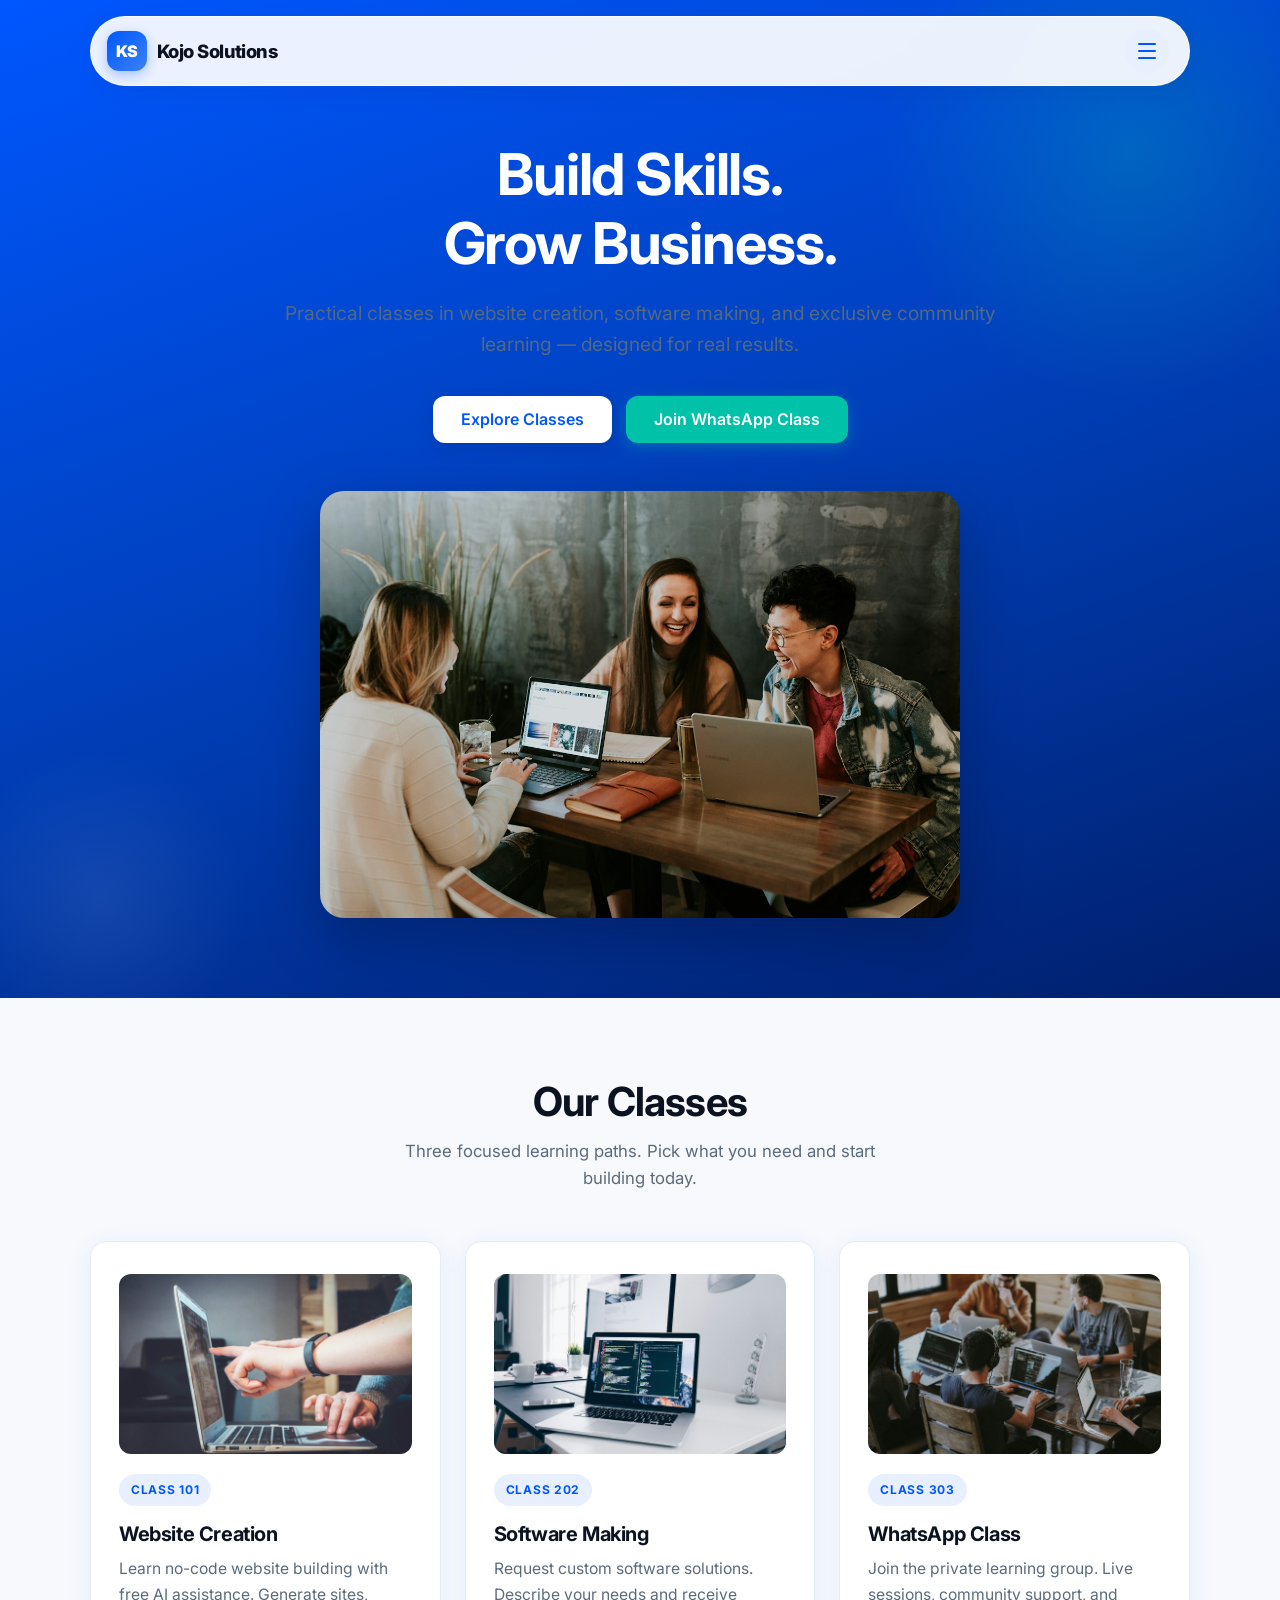
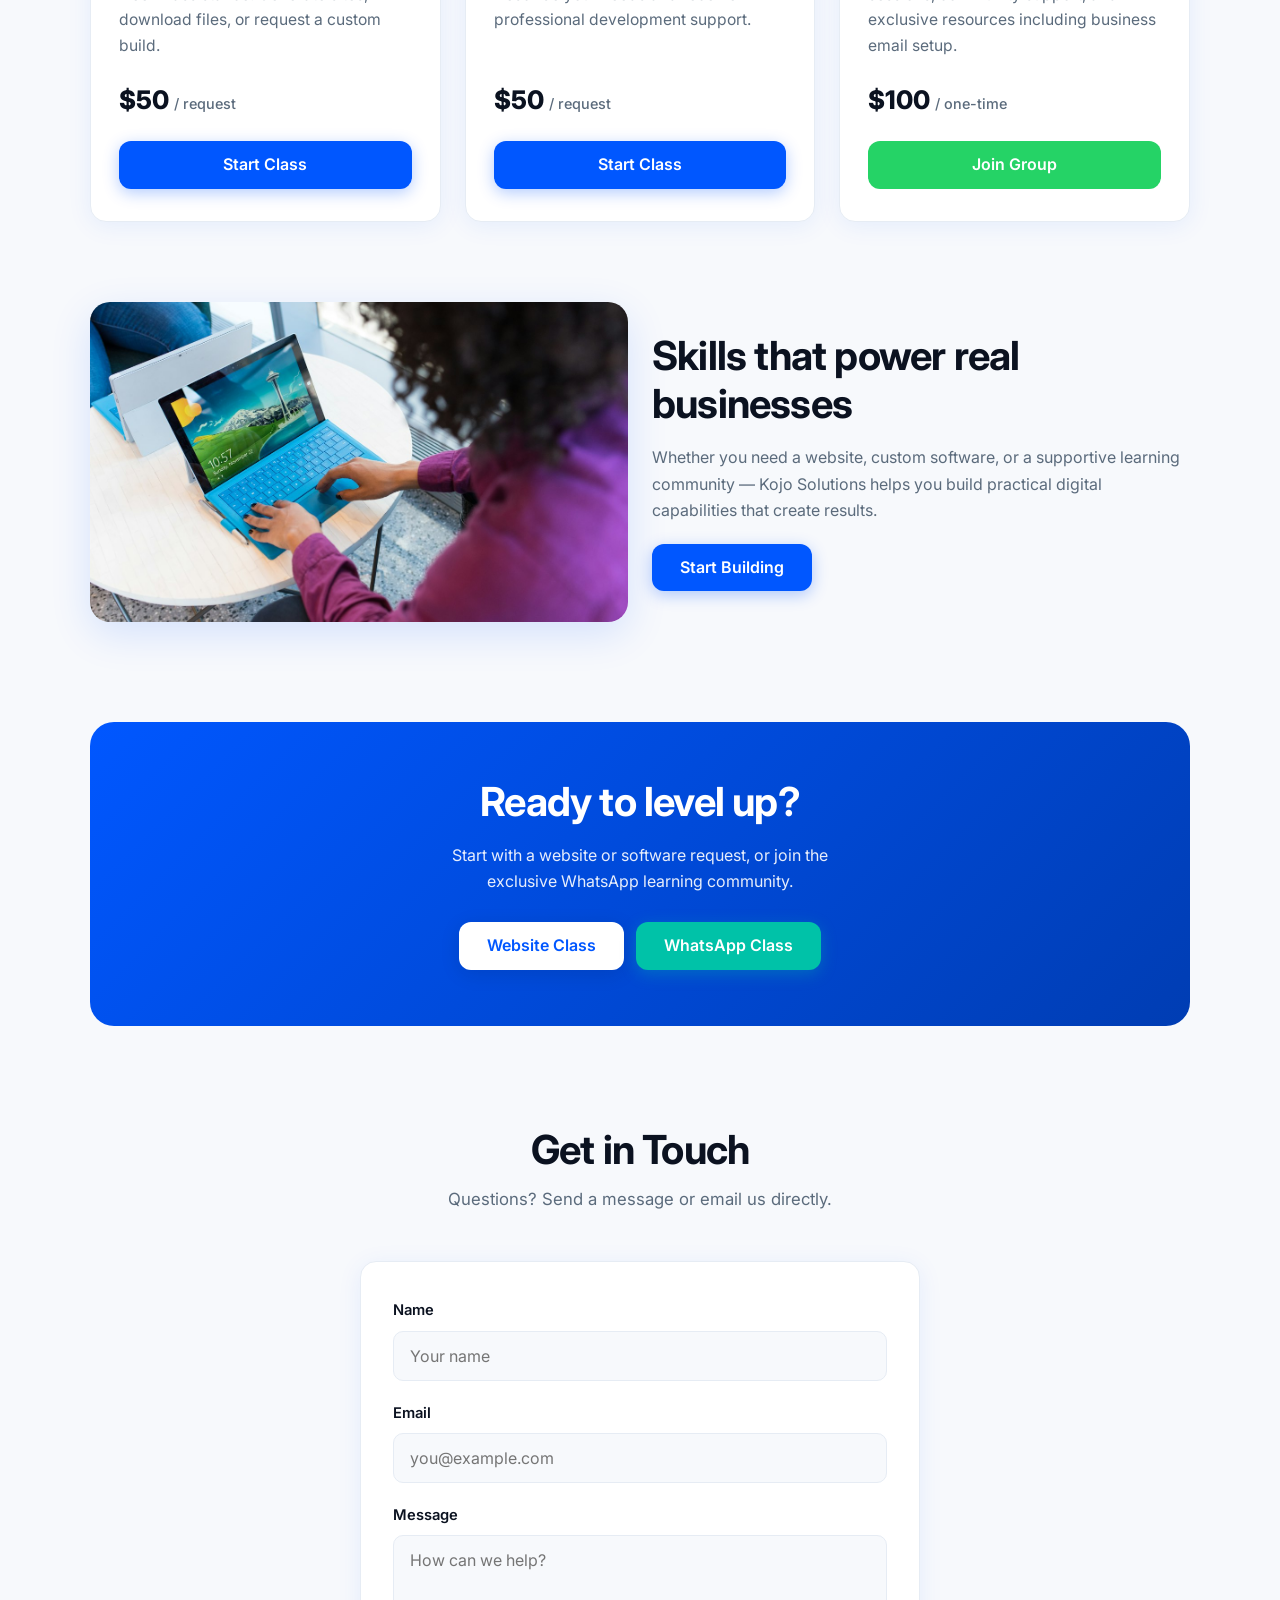
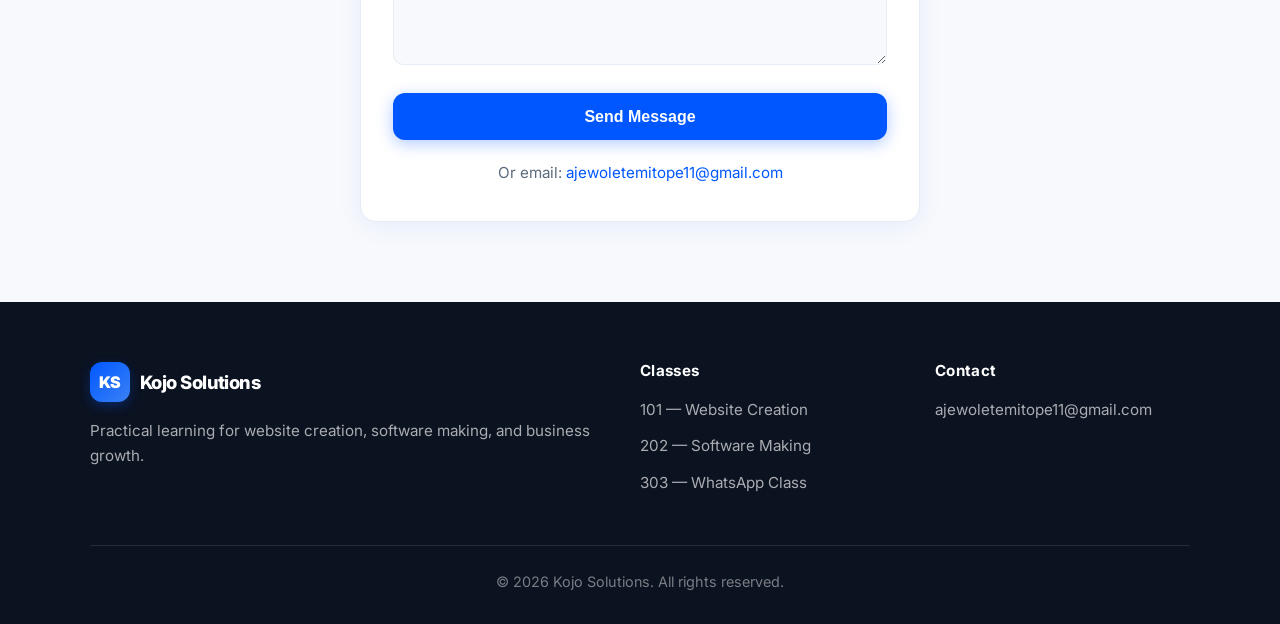
<file: index.html>
<!DOCTYPE html>
<html lang="en">
<head>
  <meta charset="UTF-8">
  <meta name="viewport" content="width=device-width, initial-scale=1.0">
  <title>Kojo Solutions — Learn Business Solutions</title>
  <meta name="description" content="Master website creation, software development and join exclusive learning classes with Kojo Solutions.">
  <link rel="preconnect" href="https://fonts.googleapis.com">
  <link rel="preconnect" href="https://fonts.gstatic.com" crossorigin>
  <link href="https://fonts.googleapis.com/css2?family=Inter:wght@400;500;600;700;800&display=swap" rel="stylesheet">
  <link rel="stylesheet" href="css/styles.css">
  <link rel="icon" href="data:image/svg+xml,<svg xmlns='http://www.w3.org/2000/svg' viewBox='0 0 100 100'><rect fill='%230057FF' width='100' height='100' rx='22'/><text x='50' y='66' font-size='42' font-weight='bold' fill='white' text-anchor='middle' font-family='Arial'>KS</text></svg>">
</head>
<body>

  <header class="header">
    <div class="header-inner">
      <a href="index.html" class="logo">
        <div class="logo-mark">KS</div>
        <span>Kojo Solutions</span>
      </a>
      <button class="menu-toggle" id="menuToggle" aria-label="Toggle menu">
        <span></span><span></span><span></span>
      </button>
    </div>
  </header>

  <div class="nav-overlay" id="navOverlay"></div>
  <nav class="nav-panel" id="navPanel">
    <a href="index.html">Home</a>
    <div class="nav-label">Classes</div>
    <a href="pages/course-101.html" class="sub-link">101 — Website Creation</a>
    <a href="pages/course-202.html" class="sub-link">202 — Software Making</a>
    <a href="pages/course-303.html" class="sub-link">303 — WhatsApp Class</a>
    <a href="#contact" style="margin-top: 20px;">Contact</a>
  </nav>

  <section class="hero">
    <div class="hero-inner">
      <h1>Build Skills.<br>Grow Business.</h1>
      <p class="subtitle">Practical classes in website creation, software making, and exclusive community learning — designed for real results.</p>
      <div class="hero-actions">
        <a href="#classes" class="btn btn-white">Explore Classes</a>
        <a href="pages/course-303.html" class="btn btn-accent">Join WhatsApp Class</a>
      </div>
    </div>
    <div class="hero-visual">
      <img src="images/learning-team.jpg" alt="Team learning and collaborating on laptops" loading="eager">
    </div>
  </section>

  <section class="section" id="classes">
    <div class="container">
      <div class="section-header">
        <h2>Our Classes</h2>
        <p>Three focused learning paths. Pick what you need and start building today.</p>
      </div>

      <div class="courses-grid">
        <article class="course-card">
          <img src="images/website-design.jpg" alt="Website design on computer" class="course-card-img" loading="lazy">
          <span class="course-badge">CLASS 101</span>
          <h3>Website Creation</h3>
          <p>Learn no-code website building with free AI assistance. Generate sites, download files, or request a custom build.</p>
          <div class="course-price">$50 <span>/ request</span></div>
          <a href="pages/course-101.html" class="btn btn-primary">Start Class</a>
        </article>

        <article class="course-card">
          <img src="images/coding-laptop.jpg" alt="Developer coding on laptop" class="course-card-img" loading="lazy">
          <span class="course-badge">CLASS 202</span>
          <h3>Software Making</h3>
          <p>Request custom software solutions. Describe your needs and receive professional development support.</p>
          <div class="course-price">$50 <span>/ request</span></div>
          <a href="pages/course-202.html" class="btn btn-primary">Start Class</a>
        </article>

        <article class="course-card">
          <img src="images/team-collab.jpg" alt="Team collaborating in learning session" class="course-card-img" loading="lazy">
          <span class="course-badge">CLASS 303</span>
          <h3>WhatsApp Class</h3>
          <p>Join the private learning group. Live sessions, community support, and exclusive resources including business email setup.</p>
          <div class="course-price">$100 <span>/ one-time</span></div>
          <a href="pages/course-303.html" class="btn btn-whatsapp">Join Group</a>
        </article>
      </div>
    </div>
  </section>

  <section class="section" style="padding-top:0;">
    <div class="container">
      <div class="img-row">
        <img src="images/woman-laptop.jpg" alt="Professional woman working on laptop" class="section-image" loading="lazy">
        <div>
          <h2 style="margin-bottom:16px;">Skills that power real businesses</h2>
          <p style="margin-bottom:20px;">Whether you need a website, custom software, or a supportive learning community — Kojo Solutions helps you build practical digital capabilities that create results.</p>
          <a href="pages/course-101.html" class="btn btn-primary">Start Building</a>
        </div>
      </div>
    </div>
  </section>

  <section class="section" style="padding-top: 20px;">
    <div class="container text-center">
      <div style="background: linear-gradient(135deg, #0057FF, #003DB3); border-radius: 24px; padding: 56px 32px; color: white;">
        <h2 style="color: white; margin-bottom: 16px;">Ready to level up?</h2>
        <p style="color: rgba(255,255,255,0.9); max-width: 440px; margin: 0 auto 28px;">Start with a website or software request, or join the exclusive WhatsApp learning community.</p>
        <div style="display: flex; gap: 12px; justify-content: center; flex-wrap: wrap;">
          <a href="pages/course-101.html" class="btn btn-white">Website Class</a>
          <a href="pages/course-303.html" class="btn btn-accent">WhatsApp Class</a>
        </div>
      </div>
    </div>
  </section>

  <section class="section" id="contact" style="padding-top: 20px;">
    <div class="container">
      <div class="section-header">
        <h2>Get in Touch</h2>
        <p>Questions? Send a message or email us directly.</p>
      </div>
      <div class="form-card">
        <form onsubmit="return sendContact(event)">
          <div class="form-group">
            <label for="cName">Name</label>
            <input type="text" id="cName" required placeholder="Your name">
          </div>
          <div class="form-group">
            <label for="cEmail">Email</label>
            <input type="email" id="cEmail" required placeholder="you@example.com">
          </div>
          <div class="form-group">
            <label for="cMsg">Message</label>
            <textarea id="cMsg" required placeholder="How can we help?"></textarea>
          </div>
          <button type="submit" class="btn btn-primary" style="width:100%;">Send Message</button>
        </form>
        <p class="text-center" style="margin-top: 20px; font-size: 0.95rem;">
          Or email: <a href="mailto:ajewoletemitope11@gmail.com">ajewoletemitope11@gmail.com</a>
        </p>
      </div>
    </div>
  </section>

  <footer class="footer">
    <div class="footer-grid">
      <div>
        <div class="logo" style="margin-bottom: 16px;">
          <div class="logo-mark">KS</div>
          <span style="color: white;">Kojo Solutions</span>
        </div>
        <p>Practical learning for website creation, software making, and business growth.</p>
      </div>
      <div>
        <h4>Classes</h4>
        <ul class="footer-links">
          <li><a href="pages/course-101.html">101 — Website Creation</a></li>
          <li><a href="pages/course-202.html">202 — Software Making</a></li>
          <li><a href="pages/course-303.html">303 — WhatsApp Class</a></li>
        </ul>
      </div>
      <div>
        <h4>Contact</h4>
        <ul class="footer-links">
          <li><a href="mailto:ajewoletemitope11@gmail.com">ajewoletemitope11@gmail.com</a></li>
        </ul>
      </div>
    </div>
    <div class="footer-bottom">
      © 2026 Kojo Solutions. All rights reserved.
    </div>
  </footer>

  <script src="js/main.js"></script>
  <script>
    function sendContact(e) {
      e.preventDefault();
      const name = document.getElementById('cName').value;
      const email = document.getElementById('cEmail').value;
      const msg = document.getElementById('cMsg').value;
      const subject = encodeURIComponent('Contact from Kojo Solutions — ' + name);
      const body = encodeURIComponent('Name: ' + name + '\nEmail: ' + email + '\n\n' + msg);
      window.location.href = 'mailto:ajewoletemitope11@gmail.com?subject=' + subject + '&body=' + body;
      return false;
    }
  </script>
</body>
</html>
</file>
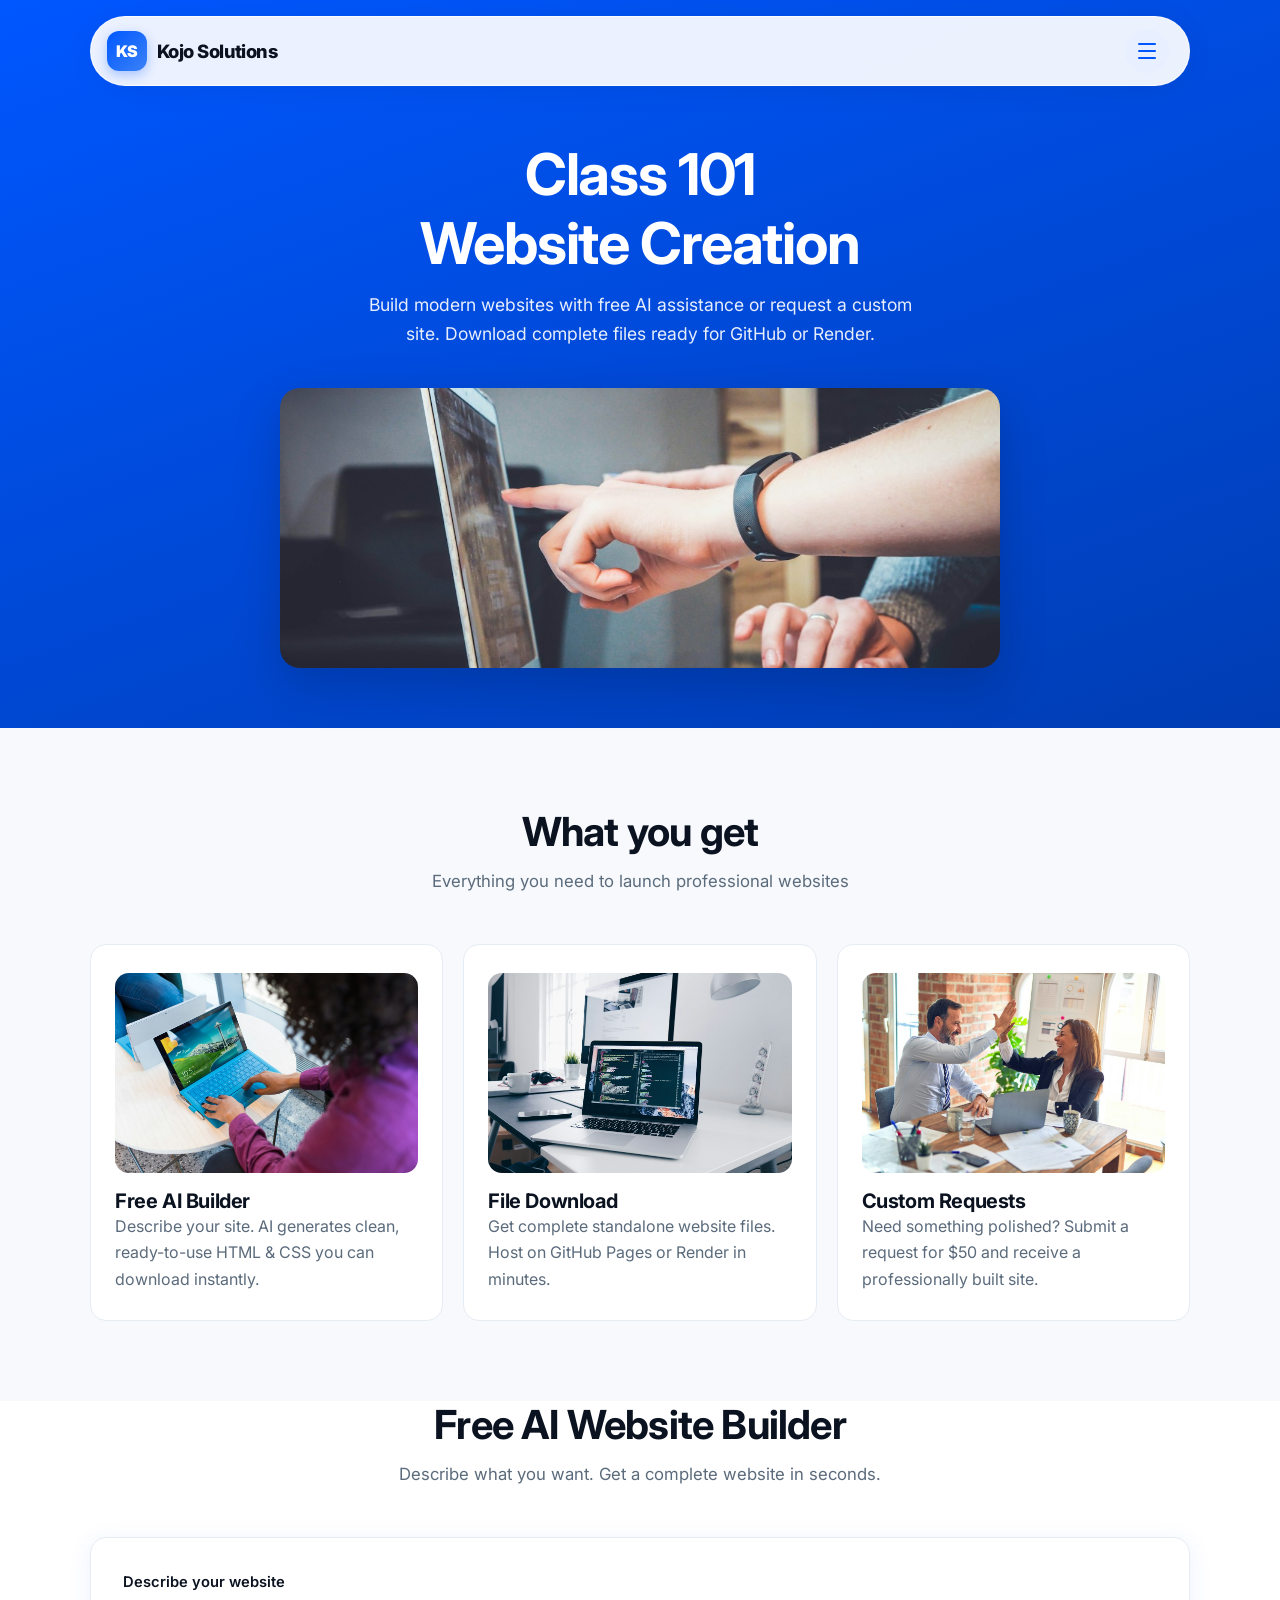
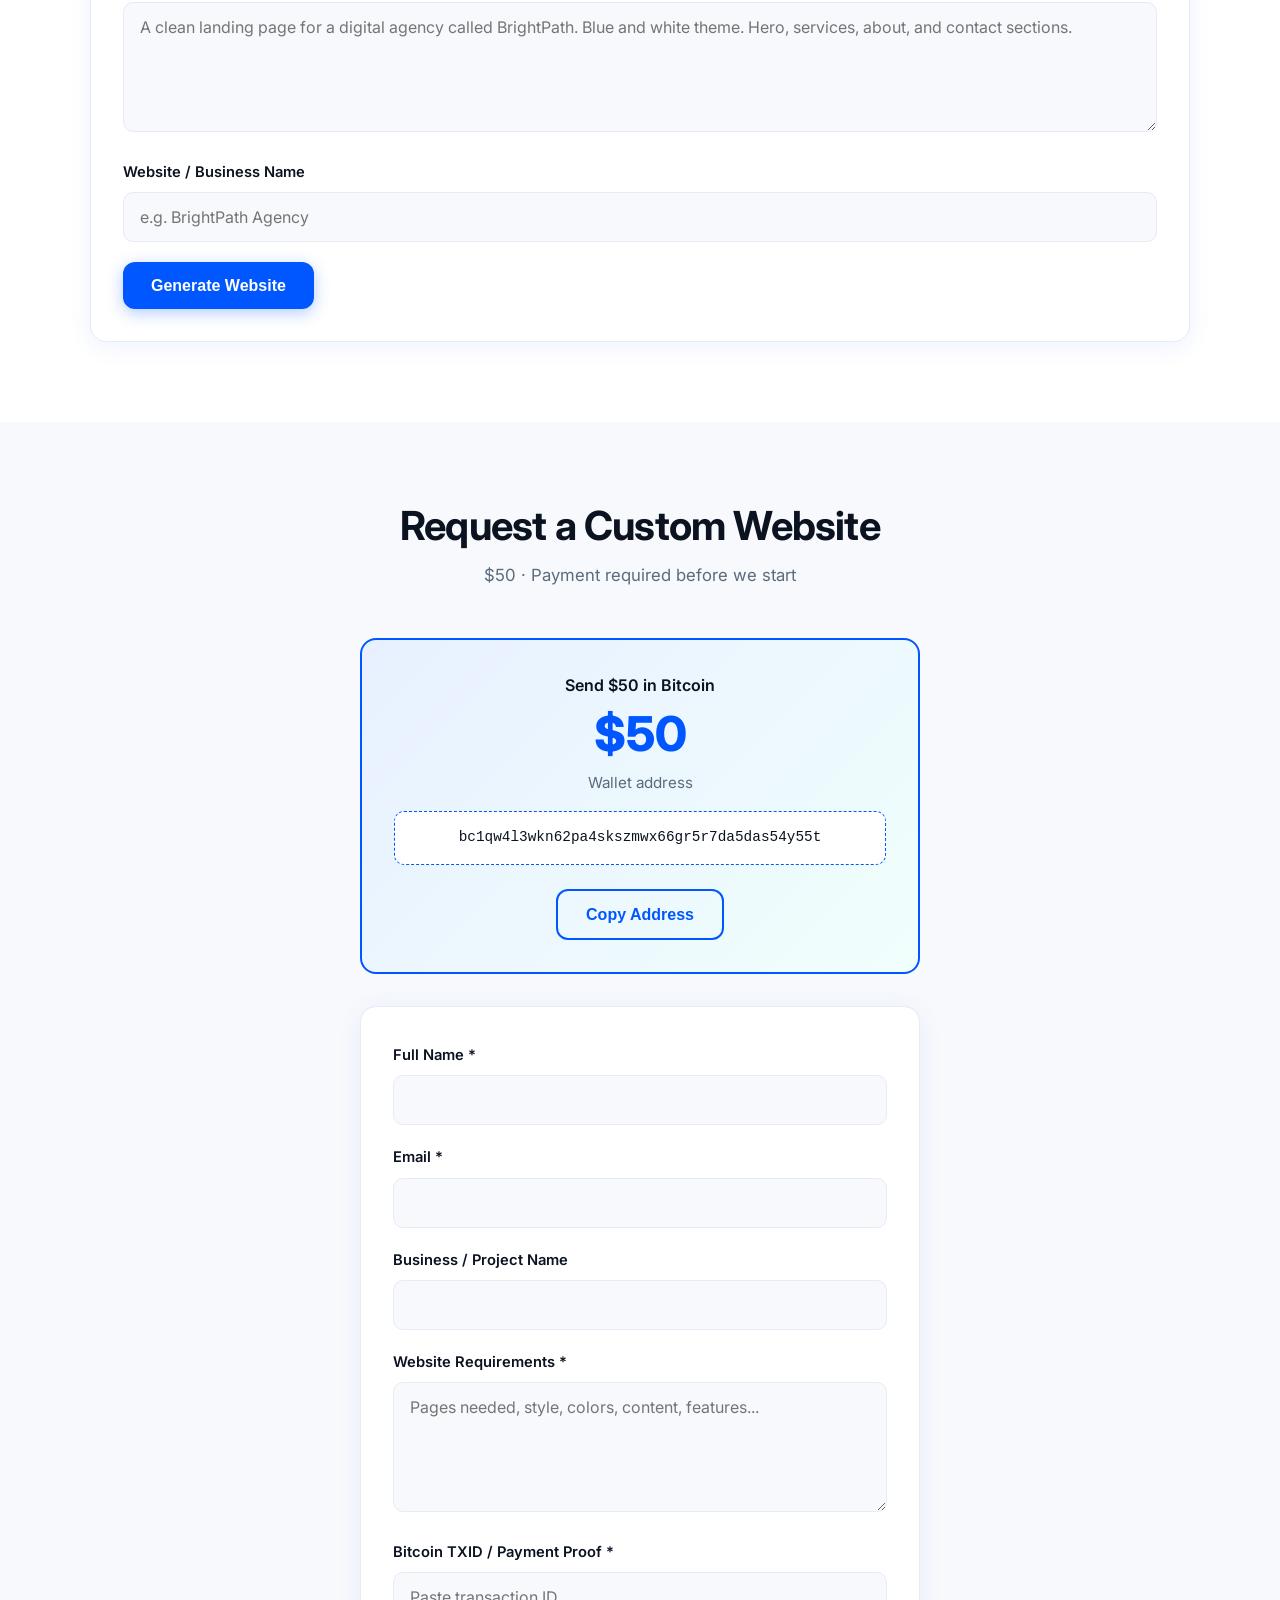
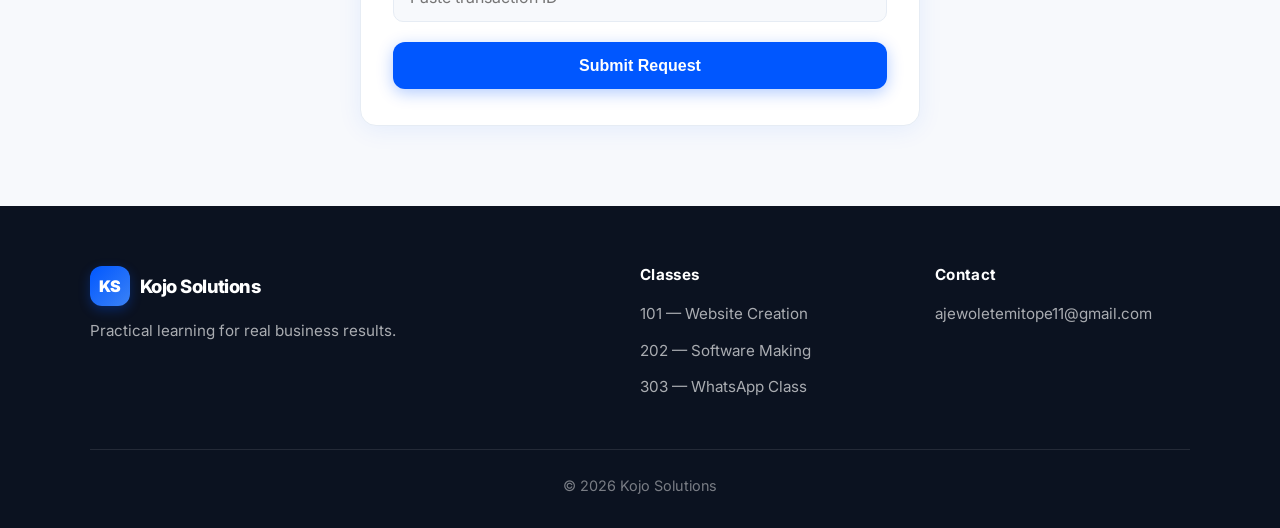
<file: pages/course-101.html>
<!DOCTYPE html>
<html lang="en">
<head>
  <meta charset="UTF-8">
  <meta name="viewport" content="width=device-width, initial-scale=1.0">
  <title>Class 101 — Website Creation | Kojo Solutions</title>
  <link rel="preconnect" href="https://fonts.googleapis.com">
  <link href="https://fonts.googleapis.com/css2?family=Inter:wght@400;500;600;700;800&display=swap" rel="stylesheet">
  <link rel="stylesheet" href="../css/styles.css">
  <script src="https://js.puter.com/v2/"></script>
  <link rel="icon" href="data:image/svg+xml,<svg xmlns='http://www.w3.org/2000/svg' viewBox='0 0 100 100'><rect fill='%230057FF' width='100' height='100' rx='22'/><text x='50' y='66' font-size='42' font-weight='bold' fill='white' text-anchor='middle' font-family='Arial'>KS</text></svg>">
</head>
<body>

  <header class="header">
    <div class="header-inner">
      <a href="../index.html" class="logo">
        <div class="logo-mark">KS</div>
        <span>Kojo Solutions</span>
      </a>
      <button class="menu-toggle" id="menuToggle" aria-label="Toggle menu">
        <span></span><span></span><span></span>
      </button>
    </div>
  </header>

  <div class="nav-overlay" id="navOverlay"></div>
  <nav class="nav-panel" id="navPanel">
    <a href="../index.html">Home</a>
    <div class="nav-label">Classes</div>
    <a href="course-101.html" class="sub-link">101 — Website Creation</a>
    <a href="course-202.html" class="sub-link">202 — Software Making</a>
    <a href="course-303.html" class="sub-link">303 — WhatsApp Class</a>
    <a href="../index.html#contact" style="margin-top:20px;">Contact</a>
  </nav>

  <section class="page-hero">
    <h1>Class 101<br>Website Creation</h1>
    <p>Build modern websites with free AI assistance or request a custom site. Download complete files ready for GitHub or Render.</p>
    <div class="page-hero-img">
      <img src="../images/website-design.jpg" alt="Website design and development" loading="eager">
    </div>
  </section>

  <section class="section">
    <div class="container">
      <div class="section-header">
        <h2>What you get</h2>
        <p>Everything you need to launch professional websites</p>
      </div>
      <div class="features-grid">
        <div class="feature-card">
          <img src="../images/woman-laptop.jpg" alt="Woman working on laptop" class="feature-img" loading="lazy">
          <h3>Free AI Builder</h3>
          <p>Describe your site. AI generates clean, ready-to-use HTML & CSS you can download instantly.</p>
        </div>
        <div class="feature-card">
          <img src="../images/coding-laptop.jpg" alt="Coding on laptop" class="feature-img" loading="lazy">
          <h3>File Download</h3>
          <p>Get complete standalone website files. Host on GitHub Pages or Render in minutes.</p>
        </div>
        <div class="feature-card">
          <img src="../images/business-meeting.jpg" alt="Business discussion" class="feature-img" loading="lazy">
          <h3>Custom Requests</h3>
          <p>Need something polished? Submit a request for $50 and receive a professionally built site.</p>
        </div>
      </div>
    </div>
  </section>

  <section class="section" style="background: white; padding-top: 0;">
    <div class="container">
      <div class="section-header">
        <h2>Free AI Website Builder</h2>
        <p>Describe what you want. Get a complete website in seconds.</p>
      </div>

      <div class="ai-box">
        <div class="form-group">
          <label for="sitePrompt">Describe your website</label>
          <textarea id="sitePrompt" placeholder="A clean landing page for a digital agency called BrightPath. Blue and white theme. Hero, services, about, and contact sections."></textarea>
        </div>
        <div class="form-group">
          <label for="siteName">Website / Business Name</label>
          <input type="text" id="siteName" placeholder="e.g. BrightPath Agency">
        </div>
        <button id="generateBtn" class="btn btn-primary" onclick="generateWebsite()">
          Generate Website
        </button>

        <div id="aiStatus" class="alert alert-info" style="display:none;"></div>
        <div id="aiOutput" class="ai-output"></div>
        <div id="downloadArea" class="hidden mt-4 text-center">
          <button class="btn btn-accent" onclick="downloadWebsite()">Download HTML File</button>
          <p style="margin-top:12px; font-size:0.9rem;">Host the file on GitHub Pages or any static host.</p>
        </div>
      </div>
    </div>
  </section>

  <section class="section">
    <div class="container">
      <div class="section-header">
        <h2>Request a Custom Website</h2>
        <p>$50 · Payment required before we start</p>
      </div>

      <div class="payment-card">
        <p style="font-weight:600; color:var(--dark);">Send $50 in Bitcoin</p>
        <div class="amount">$50</div>
        <p style="font-size:0.95rem; margin-bottom:8px;">Wallet address</p>
        <div class="btc-box" id="btcAddress">bc1qw4l3wkn62pa4skszmwx66gr5r7da5das54y55t</div>
        <button class="btn btn-outline" onclick="copyAddress()" style="margin-top:8px;">Copy Address</button>
      </div>

      <div class="form-card">
        <form onsubmit="return submitRequest(event)">
          <div class="form-group">
            <label>Full Name *</label>
            <input type="text" id="reqName" required>
          </div>
          <div class="form-group">
            <label>Email *</label>
            <input type="email" id="reqEmail" required>
          </div>
          <div class="form-group">
            <label>Business / Project Name</label>
            <input type="text" id="reqBusiness">
          </div>
          <div class="form-group">
            <label>Website Requirements *</label>
            <textarea id="reqDetails" required placeholder="Pages needed, style, colors, content, features..."></textarea>
          </div>
          <div class="form-group">
            <label>Bitcoin TXID / Payment Proof *</label>
            <input type="text" id="reqTxid" required placeholder="Paste transaction ID">
          </div>
          <button type="submit" class="btn btn-primary" style="width:100%;">Submit Request</button>
        </form>
        <div id="formSuccess" class="alert alert-success hidden">Request ready! Your email client will open so you can send it to us.</div>
      </div>
    </div>
  </section>

  <footer class="footer">
    <div class="footer-grid">
      <div>
        <div class="logo" style="margin-bottom:12px;">
          <div class="logo-mark">KS</div>
          <span style="color:white;">Kojo Solutions</span>
        </div>
        <p>Practical learning for real business results.</p>
      </div>
      <div>
        <h4>Classes</h4>
        <ul class="footer-links">
          <li><a href="course-101.html">101 — Website Creation</a></li>
          <li><a href="course-202.html">202 — Software Making</a></li>
          <li><a href="course-303.html">303 — WhatsApp Class</a></li>
        </ul>
      </div>
      <div>
        <h4>Contact</h4>
        <ul class="footer-links">
          <li><a href="mailto:ajewoletemitope11@gmail.com">ajewoletemitope11@gmail.com</a></li>
        </ul>
      </div>
    </div>
    <div class="footer-bottom">© 2026 Kojo Solutions</div>
  </footer>

  <script src="../js/main.js"></script>
  <script>
    let generatedCode = '';

    async function generateWebsite() {
      const prompt = document.getElementById('sitePrompt').value.trim();
      const name = document.getElementById('siteName').value.trim() || 'My Website';
      const status = document.getElementById('aiStatus');
      const output = document.getElementById('aiOutput');
      const downloadArea = document.getElementById('downloadArea');
      const btn = document.getElementById('generateBtn');

      if (!prompt) { alert('Please describe the website you want.'); return; }

      btn.disabled = true;
      btn.innerHTML = '<span class="spinner"></span> Generating...';
      status.style.display = 'block';
      status.className = 'alert alert-info';
      status.textContent = 'AI is building your website...';
      output.classList.remove('show');
      downloadArea.classList.add('hidden');

      const fullPrompt = 'Generate a complete, beautiful, modern single-file HTML website (embedded CSS, minimal JS). Name: ' + name + '. Description: ' + prompt + '. Requirements: Professional, responsive, blue/white or clean modern palette, semantic HTML, ready to use. Output ONLY the full HTML starting with <!DOCTYPE html>. No markdown, no explanation.';

      try {
        const response = await puter.ai.chat(fullPrompt, { model: 'gpt-4o-mini' });
        let code = typeof response === 'string' ? response : (response.message?.content || String(response));
        code = code.replace(/^```html\s*/i, '').replace(/^```\s*/i, '').replace(/```\s*$/i, '').trim();
        generatedCode = code;
        output.textContent = code;
        output.classList.add('show');
        downloadArea.classList.remove('hidden');
        status.className = 'alert alert-success';
        status.textContent = 'Website generated! Download the file below.';
      } catch (err) {
        generatedCode = fallbackSite(name, prompt);
        output.textContent = generatedCode;
        output.classList.add('show');
        downloadArea.classList.remove('hidden');
        status.className = 'alert alert-info';
        status.textContent = 'Generated a clean template. You can customize it further.';
      }
      btn.disabled = false;
      btn.innerHTML = 'Generate Website';
    }

    function fallbackSite(name, desc) {
      return '<!DOCTYPE html><html lang="en"><head><meta charset="UTF-8"><meta name="viewport" content="width=device-width,initial-scale=1.0"><title>' + name + '</title><style>*{margin:0;padding:0;box-sizing:border-box}body{font-family:system-ui,sans-serif;color:#1a2332;background:#f7f9fc;line-height:1.6}header{background:#fff;padding:1rem 2rem;display:flex;justify-content:space-between;align-items:center;box-shadow:0 2px 12px rgba(0,0,0,.06)}.logo{font-weight:800;font-size:1.3rem;color:#0057FF}.hero{background:linear-gradient(160deg,#0057FF,#003DB3);color:#fff;padding:5rem 2rem;text-align:center}.hero h1{font-size:2.6rem;margin-bottom:1rem}.hero p{max-width:560px;margin:0 auto 2rem;opacity:.95}.btn{display:inline-block;padding:.9rem 1.8rem;background:#fff;color:#0057FF;border-radius:10px;font-weight:700;text-decoration:none}section{padding:4rem 2rem;max-width:1000px;margin:0 auto}h2{text-align:center;margin-bottom:2rem;color:#0B1220}.grid{display:grid;grid-template-columns:repeat(auto-fit,minmax(240px,1fr));gap:1.5rem}.card{background:#fff;padding:1.8rem;border-radius:14px;box-shadow:0 4px 16px rgba(0,87,255,.08)}footer{background:#0B1220;color:#fff;text-align:center;padding:2rem;margin-top:3rem}</style></head><body><header><div class="logo">' + name + '</div></header><section class="hero"><h1>' + name + '</h1><p>' + desc.substring(0,160) + '...</p><a href="#contact" class="btn">Get Started</a></section><section><h2>About</h2><p style="text-align:center;max-width:600px;margin:0 auto">Welcome to ' + name + '. We deliver professional solutions tailored to your goals.</p></section><section><h2>Services</h2><div class="grid"><div class="card"><h3>Service One</h3><p>Designed for growth and real results.</p></div><div class="card"><h3>Service Two</h3><p>Modern, reliable, and focused on you.</p></div><div class="card"><h3>Service Three</h3><p>Support you can count on.</p></div></div></section><section id="contact"><h2>Contact</h2><p style="text-align:center">Reach out to start your journey with ' + name + '.</p></section><footer><p>© 2026 ' + name + '. Built with Kojo Solutions.</p></footer></body></html>';
    }

    function downloadWebsite() {
      if (!generatedCode) return;
      const blob = new Blob([generatedCode], { type: 'text/html' });
      const a = document.createElement('a');
      a.href = URL.createObjectURL(blob);
      a.download = (document.getElementById('siteName').value.trim() || 'website').replace(/\s+/g, '-').toLowerCase() + '.html';
      a.click();
    }

    function copyAddress() {
      copyText(document.getElementById('btcAddress').textContent)
        .then(function() { alert('Bitcoin address copied!'); });
    }

    function submitRequest(e) {
      e.preventDefault();
      const name = document.getElementById('reqName').value;
      const email = document.getElementById('reqEmail').value;
      const business = document.getElementById('reqBusiness').value;
      const details = document.getElementById('reqDetails').value;
      const txid = document.getElementById('reqTxid').value;

      const subject = encodeURIComponent('Website Request ($50) — ' + (business || name));
      const body = encodeURIComponent('Website Creation Request\n\nName: ' + name + '\nEmail: ' + email + '\nBusiness: ' + (business || 'N/A') + '\nTXID: ' + txid + '\n\nRequirements:\n' + details);
      window.location.href = 'mailto:ajewoletemitope11@gmail.com?subject=' + subject + '&body=' + body;
      document.getElementById('formSuccess').classList.remove('hidden');
      return false;
    }
  </script>
</body>
</html>
</file>
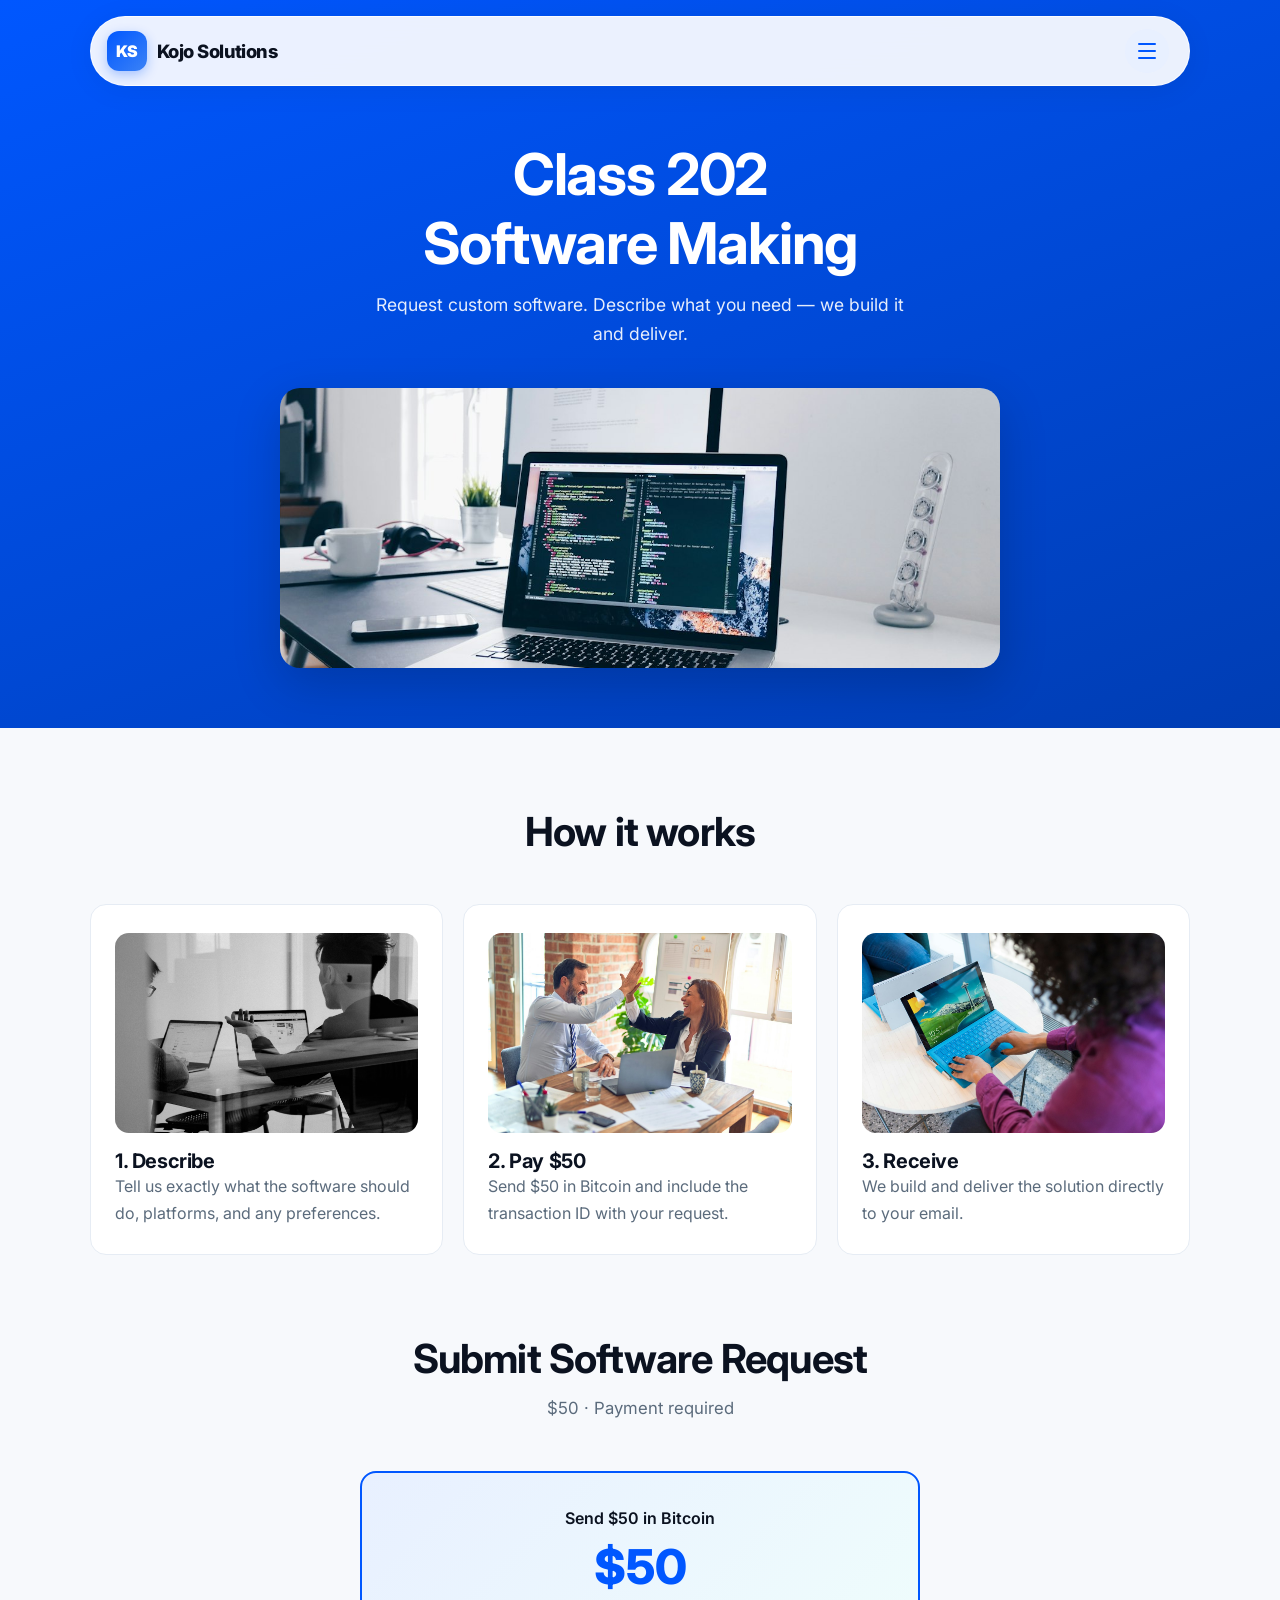
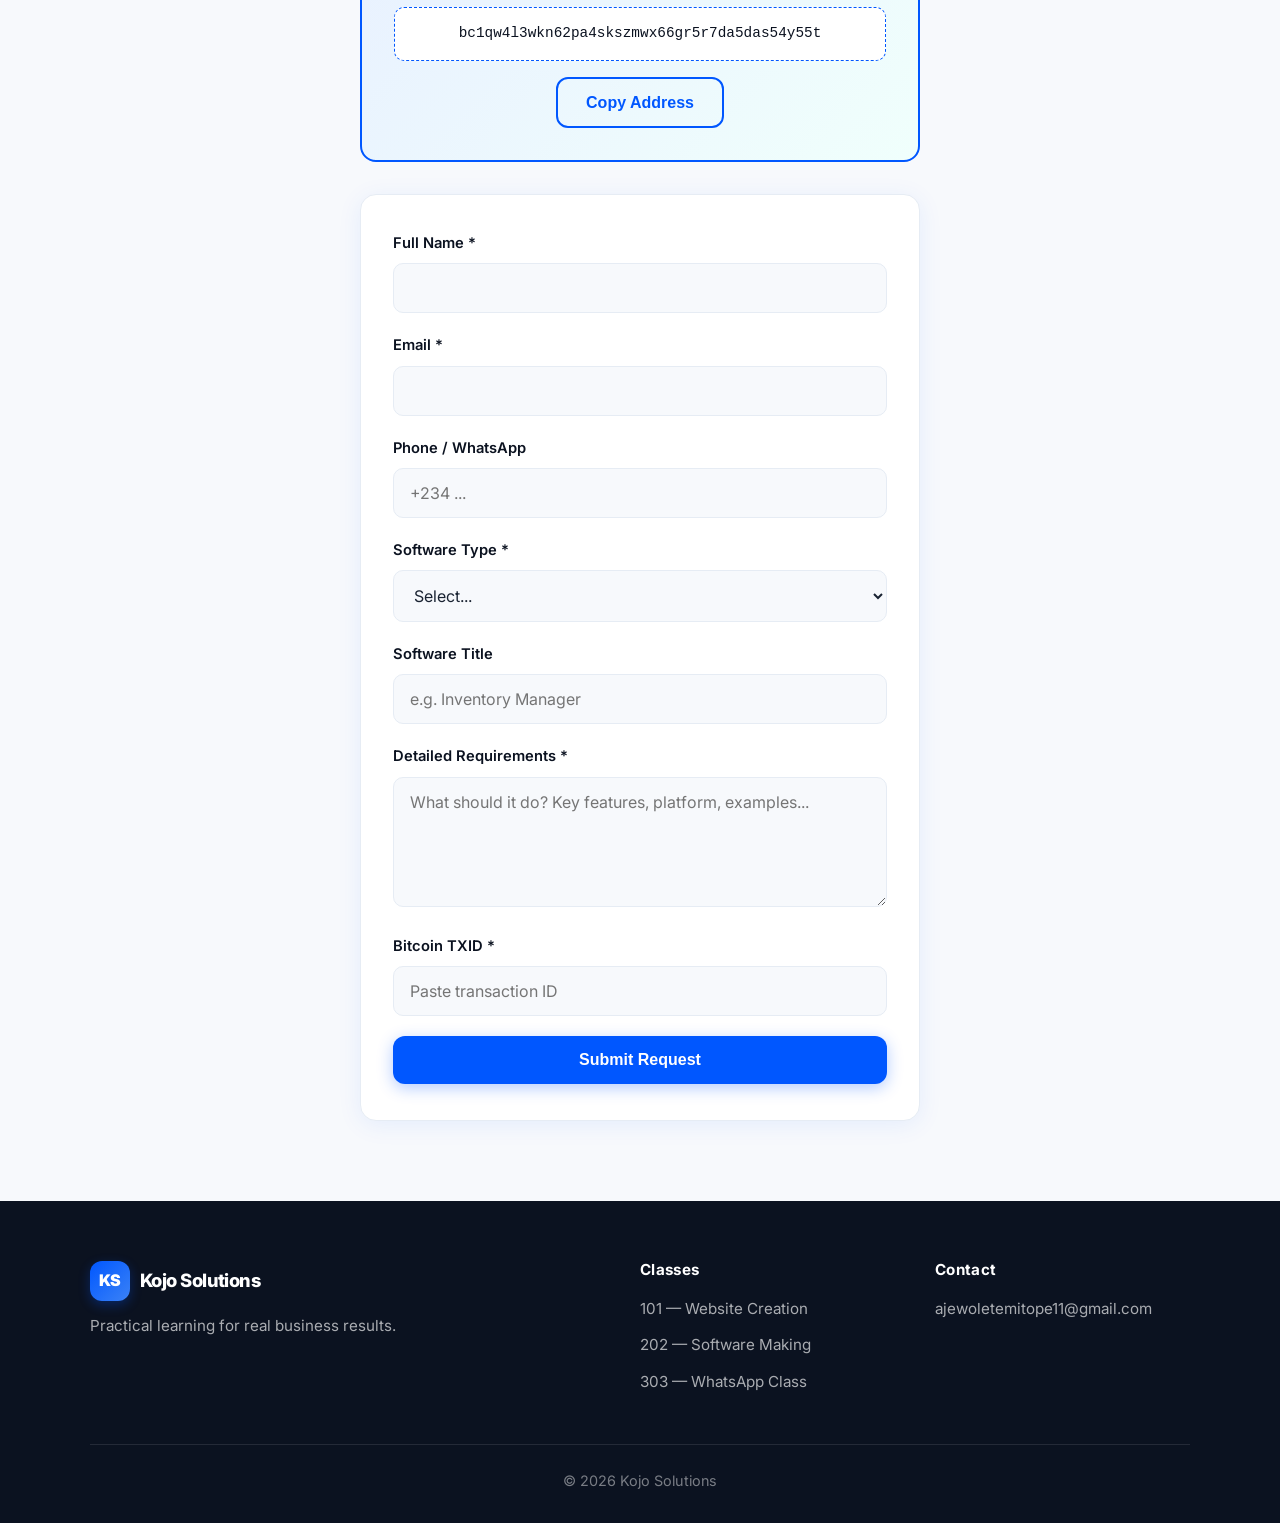
<file: pages/course-202.html>
<!DOCTYPE html>
<html lang="en">
<head>
  <meta charset="UTF-8">
  <meta name="viewport" content="width=device-width, initial-scale=1.0">
  <title>Class 202 — Software Making | Kojo Solutions</title>
  <link rel="preconnect" href="https://fonts.googleapis.com">
  <link href="https://fonts.googleapis.com/css2?family=Inter:wght@400;500;600;700;800&display=swap" rel="stylesheet">
  <link rel="stylesheet" href="../css/styles.css">
  <link rel="icon" href="data:image/svg+xml,<svg xmlns='http://www.w3.org/2000/svg' viewBox='0 0 100 100'><rect fill='%230057FF' width='100' height='100' rx='22'/><text x='50' y='66' font-size='42' font-weight='bold' fill='white' text-anchor='middle' font-family='Arial'>KS</text></svg>">
</head>
<body>

  <header class="header">
    <div class="header-inner">
      <a href="../index.html" class="logo">
        <div class="logo-mark">KS</div>
        <span>Kojo Solutions</span>
      </a>
      <button class="menu-toggle" id="menuToggle" aria-label="Toggle menu">
        <span></span><span></span><span></span>
      </button>
    </div>
  </header>

  <div class="nav-overlay" id="navOverlay"></div>
  <nav class="nav-panel" id="navPanel">
    <a href="../index.html">Home</a>
    <div class="nav-label">Classes</div>
    <a href="course-101.html" class="sub-link">101 — Website Creation</a>
    <a href="course-202.html" class="sub-link">202 — Software Making</a>
    <a href="course-303.html" class="sub-link">303 — WhatsApp Class</a>
    <a href="../index.html#contact" style="margin-top:20px;">Contact</a>
  </nav>

  <section class="page-hero">
    <h1>Class 202<br>Software Making</h1>
    <p>Request custom software. Describe what you need — we build it and deliver.</p>
    <div class="page-hero-img">
      <img src="../images/coding-laptop.jpg" alt="Developer coding software on laptop" loading="eager">
    </div>
  </section>

  <section class="section">
    <div class="container">
      <div class="section-header">
        <h2>How it works</h2>
      </div>
      <div class="features-grid">
        <div class="feature-card">
          <img src="../images/software-team.jpg" alt="Software team discussion" class="feature-img" loading="lazy">
          <h3>1. Describe</h3>
          <p>Tell us exactly what the software should do, platforms, and any preferences.</p>
        </div>
        <div class="feature-card">
          <img src="../images/business-meeting.jpg" alt="Business meeting" class="feature-img" loading="lazy">
          <h3>2. Pay $50</h3>
          <p>Send $50 in Bitcoin and include the transaction ID with your request.</p>
        </div>
        <div class="feature-card">
          <img src="../images/woman-laptop.jpg" alt="Professional delivering work" class="feature-img" loading="lazy">
          <h3>3. Receive</h3>
          <p>We build and deliver the solution directly to your email.</p>
        </div>
      </div>
    </div>
  </section>

  <section class="section" style="padding-top:0;">
    <div class="container">
      <div class="section-header">
        <h2>Submit Software Request</h2>
        <p>$50 · Payment required</p>
      </div>

      <div class="payment-card">
        <p style="font-weight:600; color:var(--dark);">Send $50 in Bitcoin</p>
        <div class="amount">$50</div>
        <div class="btc-box" id="btcAddress">bc1qw4l3wkn62pa4skszmwx66gr5r7da5das54y55t</div>
        <button class="btn btn-outline" onclick="copyAddress()">Copy Address</button>
      </div>

      <div class="form-card">
        <form onsubmit="return submitSoftware(event)">
          <div class="form-group">
            <label>Full Name *</label>
            <input type="text" id="name" required>
          </div>
          <div class="form-group">
            <label>Email *</label>
            <input type="email" id="email" required>
          </div>
          <div class="form-group">
            <label>Phone / WhatsApp</label>
            <input type="text" id="phone" placeholder="+234 ...">
          </div>
          <div class="form-group">
            <label>Software Type *</label>
            <select id="type" required>
              <option value="">Select...</option>
              <option>Web Application</option>
              <option>Desktop Tool</option>
              <option>Automation Script</option>
              <option>Business Tool</option>
              <option>API / Integration</option>
              <option>Other</option>
            </select>
          </div>
          <div class="form-group">
            <label>Software Title</label>
            <input type="text" id="title" placeholder="e.g. Inventory Manager">
          </div>
          <div class="form-group">
            <label>Detailed Requirements *</label>
            <textarea id="description" required placeholder="What should it do? Key features, platform, examples..."></textarea>
          </div>
          <div class="form-group">
            <label>Bitcoin TXID *</label>
            <input type="text" id="txid" required placeholder="Paste transaction ID">
          </div>
          <button type="submit" class="btn btn-primary" style="width:100%;">Submit Request</button>
        </form>
        <div id="successMsg" class="alert alert-success hidden">Your email client will open with the request ready to send to ajewoletemitope11@gmail.com</div>
      </div>
    </div>
  </section>

  <footer class="footer">
    <div class="footer-grid">
      <div>
        <div class="logo" style="margin-bottom:12px;">
          <div class="logo-mark">KS</div>
          <span style="color:white;">Kojo Solutions</span>
        </div>
        <p>Practical learning for real business results.</p>
      </div>
      <div>
        <h4>Classes</h4>
        <ul class="footer-links">
          <li><a href="course-101.html">101 — Website Creation</a></li>
          <li><a href="course-202.html">202 — Software Making</a></li>
          <li><a href="course-303.html">303 — WhatsApp Class</a></li>
        </ul>
      </div>
      <div>
        <h4>Contact</h4>
        <ul class="footer-links">
          <li><a href="mailto:ajewoletemitope11@gmail.com">ajewoletemitope11@gmail.com</a></li>
        </ul>
      </div>
    </div>
    <div class="footer-bottom">© 2026 Kojo Solutions</div>
  </footer>

  <script src="../js/main.js"></script>
  <script>
    function copyAddress() {
      copyText(document.getElementById('btcAddress').textContent)
        .then(function() { alert('Address copied!'); });
    }

    function submitSoftware(e) {
      e.preventDefault();
      const name = document.getElementById('name').value;
      const email = document.getElementById('email').value;
      const phone = document.getElementById('phone').value;
      const type = document.getElementById('type').value;
      const title = document.getElementById('title').value;
      const description = document.getElementById('description').value;
      const txid = document.getElementById('txid').value;

      const subject = encodeURIComponent('Software Request ($50) — ' + (title || type) + ' — ' + name);
      const body = encodeURIComponent('SOFTWARE REQUEST — Kojo Solutions Class 202\n\nName: ' + name + '\nEmail: ' + email + '\nPhone: ' + (phone || 'N/A') + '\nType: ' + type + '\nTitle: ' + (title || 'N/A') + '\nTXID: ' + txid + '\n\nREQUIREMENTS:\n' + description);
      window.location.href = 'mailto:ajewoletemitope11@gmail.com?subject=' + subject + '&body=' + body;
      document.getElementById('successMsg').classList.remove('hidden');
      return false;
    }
  </script>
</body>
</html>
</file>
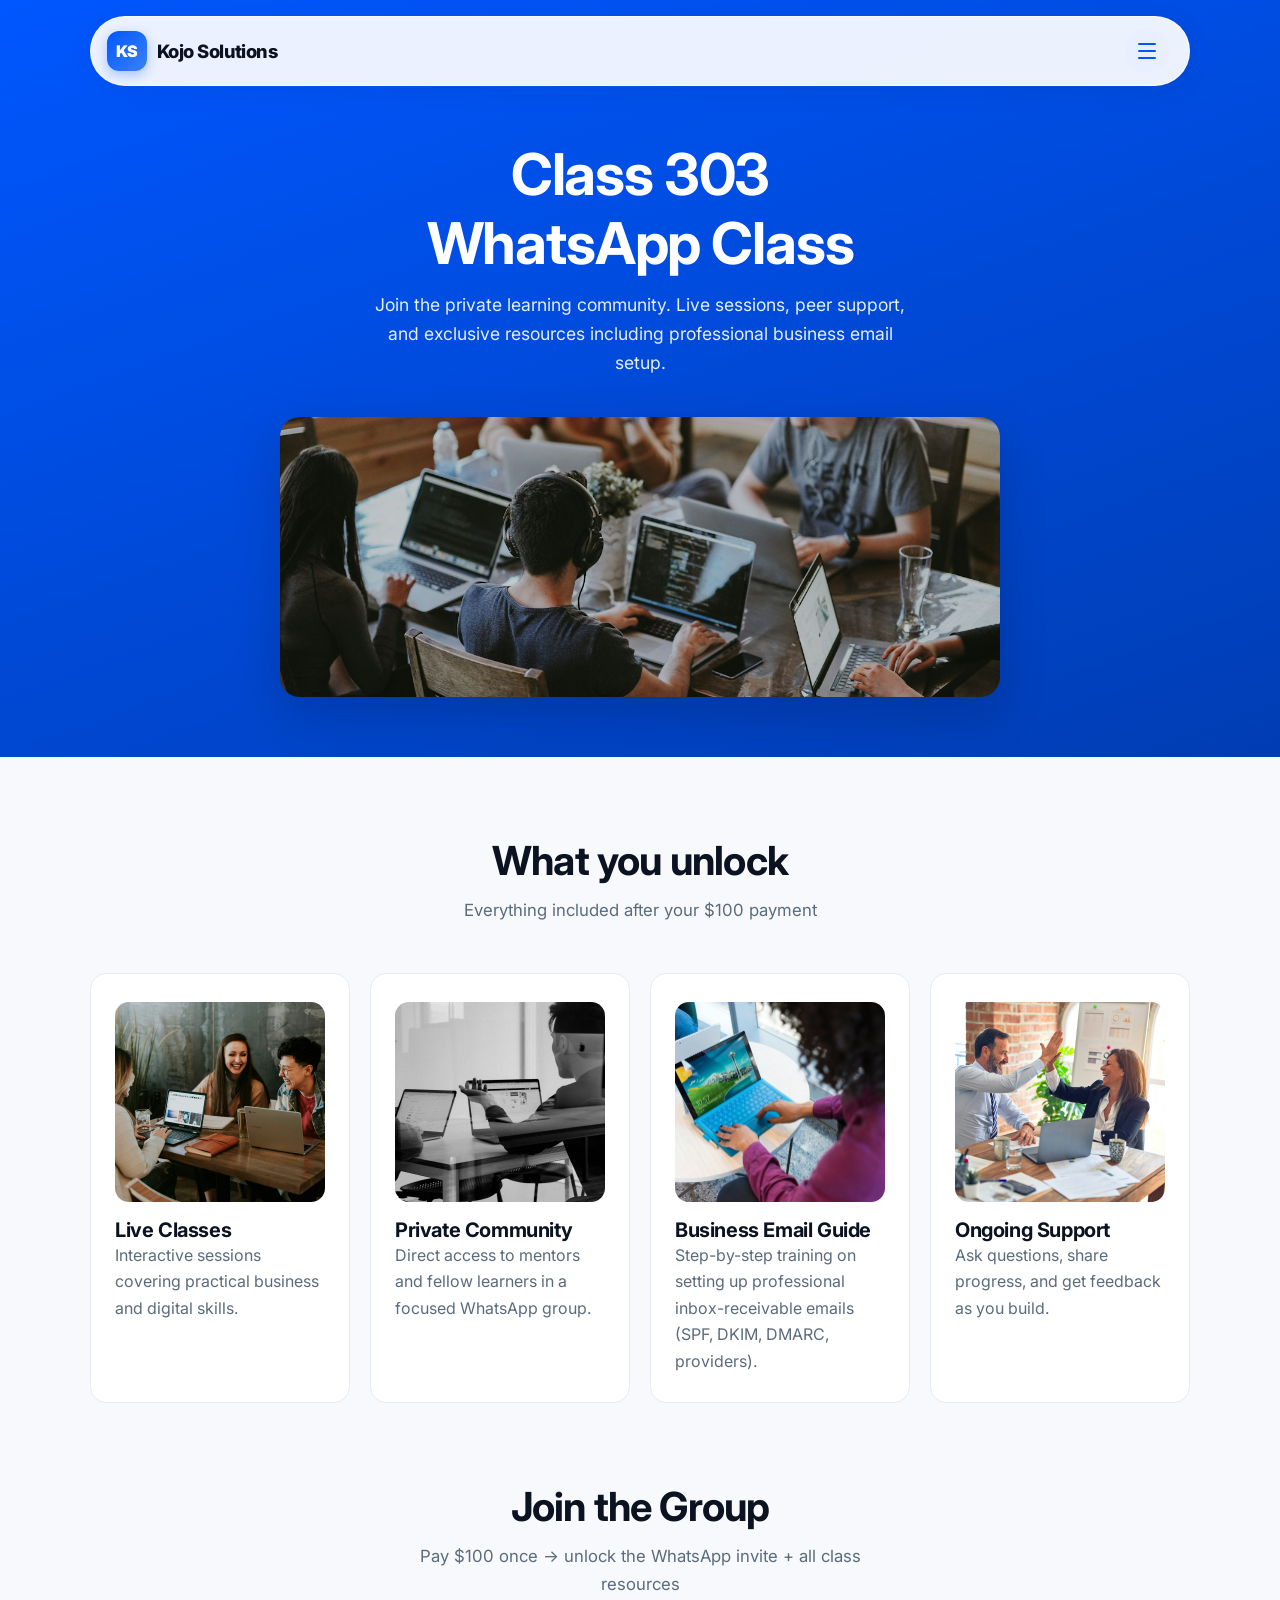
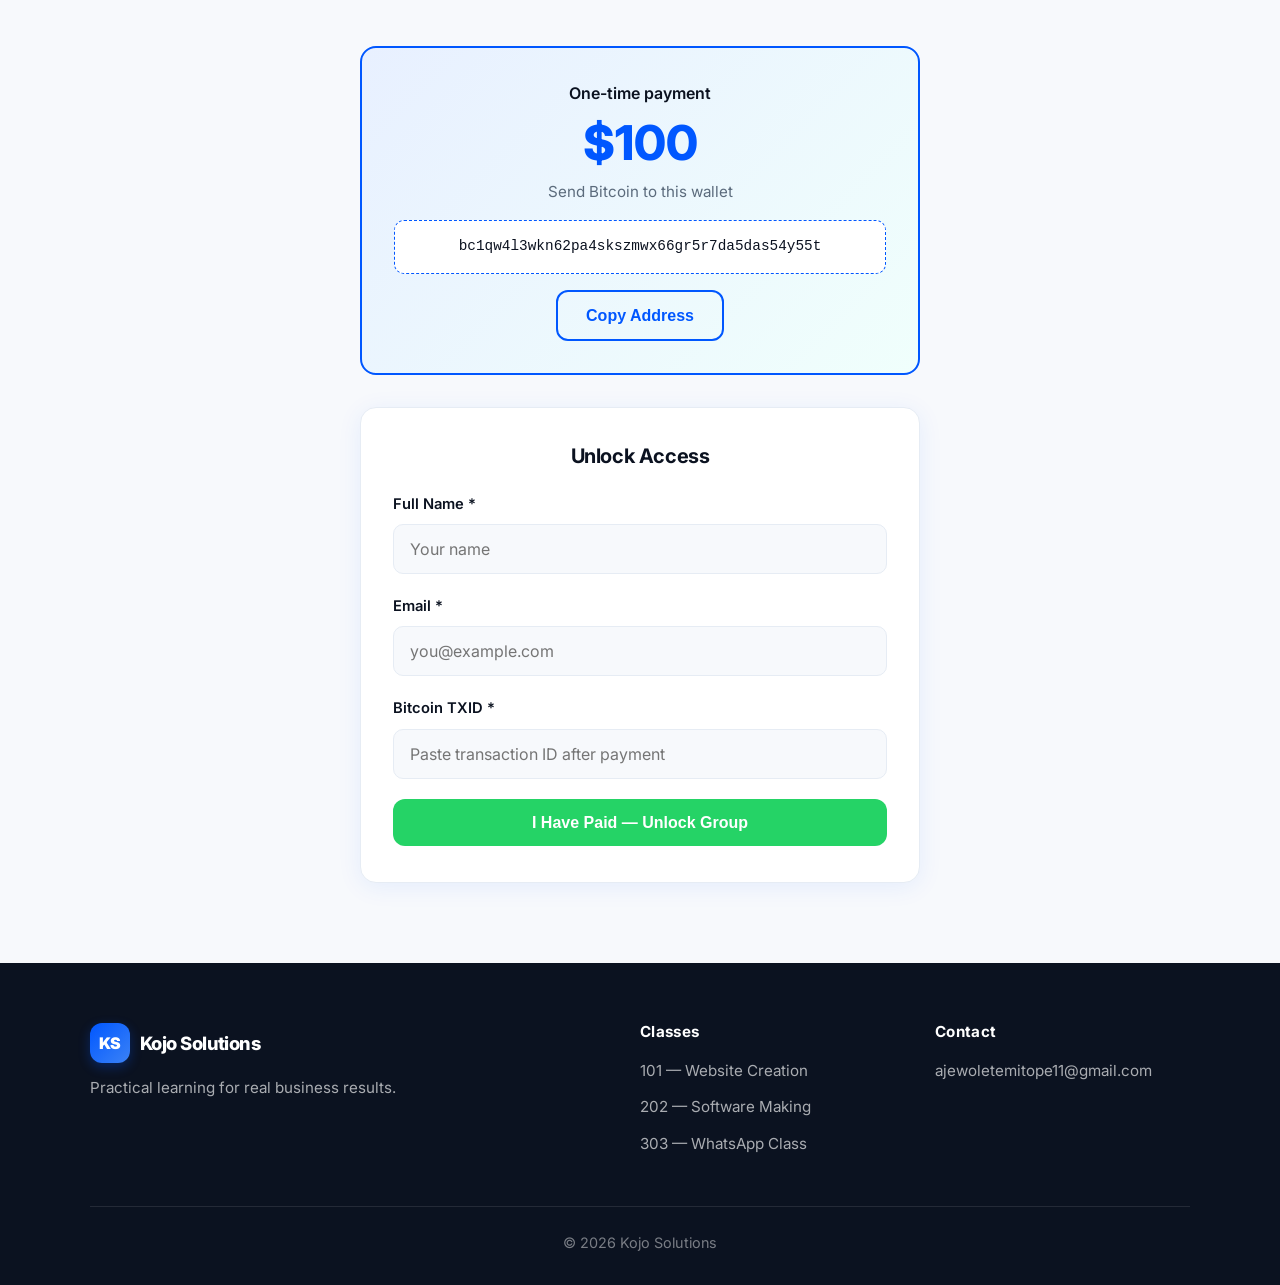
<file: pages/course-303.html>
<!DOCTYPE html>
<html lang="en">
<head>
  <meta charset="UTF-8">
  <meta name="viewport" content="width=device-width, initial-scale=1.0">
  <title>Class 303 — WhatsApp Class | Kojo Solutions</title>
  <link rel="preconnect" href="https://fonts.googleapis.com">
  <link href="https://fonts.googleapis.com/css2?family=Inter:wght@400;500;600;700;800&display=swap" rel="stylesheet">
  <link rel="stylesheet" href="../css/styles.css">
  <link rel="icon" href="data:image/svg+xml,<svg xmlns='http://www.w3.org/2000/svg' viewBox='0 0 100 100'><rect fill='%230057FF' width='100' height='100' rx='22'/><text x='50' y='66' font-size='42' font-weight='bold' fill='white' text-anchor='middle' font-family='Arial'>KS</text></svg>">
</head>
<body>

  <header class="header">
    <div class="header-inner">
      <a href="../index.html" class="logo">
        <div class="logo-mark">KS</div>
        <span>Kojo Solutions</span>
      </a>
      <button class="menu-toggle" id="menuToggle" aria-label="Toggle menu">
        <span></span><span></span><span></span>
      </button>
    </div>
  </header>

  <div class="nav-overlay" id="navOverlay"></div>
  <nav class="nav-panel" id="navPanel">
    <a href="../index.html">Home</a>
    <div class="nav-label">Classes</div>
    <a href="course-101.html" class="sub-link">101 — Website Creation</a>
    <a href="course-202.html" class="sub-link">202 — Software Making</a>
    <a href="course-303.html" class="sub-link">303 — WhatsApp Class</a>
    <a href="../index.html#contact" style="margin-top:20px;">Contact</a>
  </nav>

  <section class="page-hero">
    <h1>Class 303<br>WhatsApp Class</h1>
    <p>Join the private learning community. Live sessions, peer support, and exclusive resources including professional business email setup.</p>
    <div class="page-hero-img">
      <img src="../images/team-collab.jpg" alt="Learning community collaborating" loading="eager">
    </div>
  </section>

  <section class="section">
    <div class="container">
      <div class="section-header">
        <h2>What you unlock</h2>
        <p>Everything included after your $100 payment</p>
      </div>
      <div class="features-grid">
        <div class="feature-card">
          <img src="../images/learning-team.jpg" alt="Live learning session" class="feature-img" loading="lazy">
          <h3>Live Classes</h3>
          <p>Interactive sessions covering practical business and digital skills.</p>
        </div>
        <div class="feature-card">
          <img src="../images/software-team.jpg" alt="Community discussion" class="feature-img" loading="lazy">
          <h3>Private Community</h3>
          <p>Direct access to mentors and fellow learners in a focused WhatsApp group.</p>
        </div>
        <div class="feature-card">
          <img src="../images/woman-laptop.jpg" alt="Professional email setup" class="feature-img" loading="lazy">
          <h3>Business Email Guide</h3>
          <p>Step-by-step training on setting up professional inbox-receivable emails (SPF, DKIM, DMARC, providers).</p>
        </div>
        <div class="feature-card">
          <img src="../images/business-meeting.jpg" alt="Ongoing support" class="feature-img" loading="lazy">
          <h3>Ongoing Support</h3>
          <p>Ask questions, share progress, and get feedback as you build.</p>
        </div>
      </div>
    </div>
  </section>

  <section class="section" style="padding-top:0;">
    <div class="container">
      <div class="section-header">
        <h2>Join the Group</h2>
        <p>Pay $100 once → unlock the WhatsApp invite + all class resources</p>
      </div>

      <div class="payment-card">
        <p style="font-weight:600; color:var(--dark);">One-time payment</p>
        <div class="amount">$100</div>
        <p style="font-size:0.95rem; margin-bottom:8px;">Send Bitcoin to this wallet</p>
        <div class="btc-box" id="btcAddress">bc1qw4l3wkn62pa4skszmwx66gr5r7da5das54y55t</div>
        <button class="btn btn-outline" onclick="copyAddress()">Copy Address</button>
      </div>

      <div class="form-card">
        <h3 style="text-align:center; margin-bottom:24px;">Unlock Access</h3>
        <div class="form-group">
          <label>Full Name *</label>
          <input type="text" id="joinName" placeholder="Your name">
        </div>
        <div class="form-group">
          <label>Email *</label>
          <input type="email" id="joinEmail" placeholder="you@example.com">
        </div>
        <div class="form-group">
          <label>Bitcoin TXID *</label>
          <input type="text" id="joinTxid" placeholder="Paste transaction ID after payment">
        </div>
        <button class="btn btn-whatsapp" style="width:100%;" onclick="unlockGroup()">
          I Have Paid — Unlock Group
        </button>

        <div id="unlocked" class="hidden" style="margin-top:32px;">
          <div class="alert alert-success">
            Access unlocked. Welcome to the Kojo Solutions community.
          </div>

          <div style="text-align:center; margin:28px 0;">
            <h3 style="margin-bottom:12px;">Join the WhatsApp Group</h3>
            <p style="margin-bottom:20px; font-size:0.95rem;">Tap the button below to join Kojo Solutions on WhatsApp.</p>
            <a href="https://whatsapp.com/dl/?mode=pg" target="_blank" rel="noopener" class="btn btn-whatsapp" style="font-size:1.1rem; padding:16px 32px;">
              Join WhatsApp Group
            </a>
            <p style="margin-top:16px; font-size:0.85rem; color:var(--text-muted);">
              If the link expires, email us with your TXID: ajewoletemitope11@gmail.com
            </p>
          </div>

          <div style="background:var(--bg); border-radius:16px; padding:28px; margin-top:24px; text-align:left;">
            <h3 style="margin-bottom:16px;">Exclusive Resource: Business Email Setup</h3>
            <p style="margin-bottom:16px;">As a Class 303 member you now have access to the full guide on creating professional, inbox-receivable business emails.</p>

            <h4 style="margin:20px 0 8px; color:var(--primary);">1. Get a Domain</h4>
            <p>Buy a domain that matches your brand (Namecheap, Cloudflare, Google Domains, etc.).</p>

            <h4 style="margin:20px 0 8px; color:var(--primary);">2. Choose a Provider</h4>
            <ul style="padding-left:20px; color:var(--text-muted);">
              <li>Google Workspace — best overall deliverability</li>
              <li>Microsoft 365 — excellent for Outlook users</li>
              <li>Zoho Mail — strong free / affordable option</li>
              <li>Cloudflare Email Routing — free forwarding</li>
            </ul>

            <h4 style="margin:20px 0 8px; color:var(--primary);">3. Configure DNS (Critical)</h4>
            <p>Add the records your provider gives you:</p>
            <ul style="padding-left:20px; color:var(--text-muted);">
              <li><strong>MX</strong> — where email is delivered</li>
              <li><strong>SPF</strong> — who is allowed to send as you</li>
              <li><strong>DKIM</strong> — cryptographic proof of authenticity</li>
              <li><strong>DMARC</strong> — policy for failed authentication</li>
            </ul>
            <p style="margin-top:8px;">Correct SPF + DKIM + DMARC is what keeps your emails out of spam.</p>

            <h4 style="margin:20px 0 8px; color:var(--primary);">4. Create & Test</h4>
            <p>Create addresses like info@, support@, or yourname@. Send test emails to Gmail and Outlook. Use mail-tester.com to score your setup.</p>

            <p style="margin-top:20px; font-weight:600;">Full discussion and Q&A happens inside the WhatsApp group.</p>
          </div>

          <div style="text-align:center; margin-top:32px;">
            <p style="font-weight:600; margin-bottom:12px;">Group Logo</p>
            <div style="width:90px; height:90px; background:linear-gradient(135deg,#0057FF,#3B82F6); border-radius:22px; display:inline-flex; align-items:center; justify-content:center; color:white; font-size:2rem; font-weight:900; box-shadow:0 8px 24px rgba(0,87,255,0.3);">
              KS
            </div>
            <p style="margin-top:10px; font-size:0.9rem; color:var(--text-muted);">Use this as the WhatsApp group icon</p>
          </div>
        </div>
      </div>
    </div>
  </section>

  <footer class="footer">
    <div class="footer-grid">
      <div>
        <div class="logo" style="margin-bottom:12px;">
          <div class="logo-mark">KS</div>
          <span style="color:white;">Kojo Solutions</span>
        </div>
        <p>Practical learning for real business results.</p>
      </div>
      <div>
        <h4>Classes</h4>
        <ul class="footer-links">
          <li><a href="course-101.html">101 — Website Creation</a></li>
          <li><a href="course-202.html">202 — Software Making</a></li>
          <li><a href="course-303.html">303 — WhatsApp Class</a></li>
        </ul>
      </div>
      <div>
        <h4>Contact</h4>
        <ul class="footer-links">
          <li><a href="mailto:ajewoletemitope11@gmail.com">ajewoletemitope11@gmail.com</a></li>
        </ul>
      </div>
    </div>
    <div class="footer-bottom">© 2026 Kojo Solutions</div>
  </footer>

  <script src="../js/main.js"></script>
  <script>
    function copyAddress() {
      copyText(document.getElementById('btcAddress').textContent)
        .then(function() { alert('Bitcoin address copied!'); });
    }

    function unlockGroup() {
      const name = document.getElementById('joinName').value.trim();
      const email = document.getElementById('joinEmail').value.trim();
      const txid = document.getElementById('joinTxid').value.trim();

      if (!name || !email || !txid) {
        alert('Please fill in your name, email, and the Bitcoin TXID.');
        return;
      }
      if (txid.length < 10) {
        alert('Please enter a valid Transaction ID.');
        return;
      }

      document.getElementById('unlocked').classList.remove('hidden');
      document.getElementById('unlocked').scrollIntoView({ behavior: 'smooth', block: 'start' });
    }
  </script>
</body>
</html>
</file>
<file: css/styles.css>
/* =====================================================
   KOJO SOLUTIONS — Premium Modern UI
   Inspired by clean education platforms
   ===================================================== */

:root {
  --primary: #0057FF;
  --primary-dark: #003DB3;
  --primary-soft: #E8F0FF;
  --accent: #00C2A8;
  --accent-dark: #00A38C;
  --dark: #0B1220;
  --text: #1A2332;
  --text-muted: #5B6B7C;
  --white: #FFFFFF;
  --bg: #F7F9FC;
  --card: #FFFFFF;
  --border: #E6ECF4;
  --shadow: 0 4px 24px rgba(0, 87, 255, 0.08);
  --shadow-lg: 0 12px 40px rgba(0, 87, 255, 0.14);
  --radius: 16px;
  --radius-sm: 10px;
  --transition: 0.25s cubic-bezier(0.4, 0, 0.2, 1);
}

*, *::before, *::after {
  margin: 0;
  padding: 0;
  box-sizing: border-box;
}

html {
  scroll-behavior: smooth;
  font-size: 16px;
}

body {
  font-family: 'Inter', system-ui, -apple-system, BlinkMacSystemFont, 'Segoe UI', sans-serif;
  color: var(--text);
  background: var(--bg);
  line-height: 1.65;
  -webkit-font-smoothing: antialiased;
}

/* Typography */
h1, h2, h3, h4 {
  font-weight: 700;
  line-height: 1.2;
  color: var(--dark);
  letter-spacing: -0.02em;
}

h1 { font-size: clamp(2.4rem, 6vw, 3.6rem); }
h2 { font-size: clamp(1.8rem, 4vw, 2.5rem); }
h3 { font-size: 1.25rem; }

p { color: var(--text-muted); }

a {
  color: var(--primary);
  text-decoration: none;
  transition: var(--transition);
}

img { max-width: 100%; display: block; }

/* ========== HEADER ========== */
.header {
  position: fixed;
  top: 16px;
  left: 50%;
  transform: translateX(-50%);
  width: calc(100% - 32px);
  max-width: 1100px;
  z-index: 1000;
  background: rgba(255, 255, 255, 0.92);
  backdrop-filter: blur(16px);
  -webkit-backdrop-filter: blur(16px);
  border-radius: 100px;
  box-shadow: 0 4px 30px rgba(0, 0, 0, 0.06);
  border: 1px solid rgba(255,255,255,0.8);
}

.header-inner {
  display: flex;
  align-items: center;
  justify-content: space-between;
  padding: 12px 20px 12px 16px;
}

.logo {
  display: flex;
  align-items: center;
  gap: 10px;
  font-weight: 800;
  font-size: 1.15rem;
  color: var(--dark);
  letter-spacing: -0.03em;
}

.logo-mark {
  width: 40px;
  height: 40px;
  background: linear-gradient(135deg, var(--primary), #3B82F6);
  border-radius: 12px;
  display: flex;
  align-items: center;
  justify-content: center;
  color: white;
  font-weight: 900;
  font-size: 1rem;
  box-shadow: 0 4px 12px rgba(0, 87, 255, 0.3);
}

/* Hamburger */
.menu-toggle {
  width: 44px;
  height: 44px;
  border: none;
  background: var(--primary-soft);
  border-radius: 50%;
  display: flex;
  flex-direction: column;
  align-items: center;
  justify-content: center;
  gap: 5px;
  cursor: pointer;
  transition: var(--transition);
}

.menu-toggle span {
  display: block;
  width: 18px;
  height: 2px;
  background: var(--primary);
  border-radius: 2px;
  transition: var(--transition);
}

.menu-toggle.active span:nth-child(1) {
  transform: translateY(7px) rotate(45deg);
}
.menu-toggle.active span:nth-child(2) {
  opacity: 0;
}
.menu-toggle.active span:nth-child(3) {
  transform: translateY(-7px) rotate(-45deg);
}

/* Mobile Nav Panel */
.nav-panel {
  position: fixed;
  top: 0;
  right: -100%;
  width: min(320px, 85vw);
  height: 100vh;
  background: var(--white);
  box-shadow: -10px 0 40px rgba(0,0,0,0.1);
  z-index: 999;
  padding: 100px 28px 40px;
  transition: right 0.35s cubic-bezier(0.4, 0, 0.2, 1);
  overflow-y: auto;
}

.nav-panel.open {
  right: 0;
}

.nav-overlay {
  position: fixed;
  inset: 0;
  background: rgba(11, 18, 32, 0.4);
  backdrop-filter: blur(4px);
  z-index: 998;
  opacity: 0;
  visibility: hidden;
  transition: var(--transition);
}

.nav-overlay.open {
  opacity: 1;
  visibility: visible;
}

.nav-panel a {
  display: block;
  padding: 14px 0;
  font-weight: 600;
  font-size: 1.1rem;
  color: var(--dark);
  border-bottom: 1px solid var(--border);
}

.nav-panel a:hover {
  color: var(--primary);
}

.nav-panel .nav-label {
  font-size: 0.75rem;
  text-transform: uppercase;
  letter-spacing: 0.08em;
  color: var(--text-muted);
  margin: 24px 0 8px;
  font-weight: 600;
}

.nav-panel .sub-link {
  padding-left: 12px;
  font-size: 1rem;
  font-weight: 500;
  color: var(--text-muted);
}

/* ========== BUTTONS ========== */
.btn {
  display: inline-flex;
  align-items: center;
  justify-content: center;
  gap: 8px;
  padding: 14px 28px;
  border-radius: 12px;
  font-weight: 600;
  font-size: 1rem;
  border: none;
  cursor: pointer;
  transition: var(--transition);
  text-align: center;
  line-height: 1.2;
}

.btn-primary {
  background: var(--primary);
  color: white;
  box-shadow: 0 4px 16px rgba(0, 87, 255, 0.3);
}

.btn-primary:hover {
  background: var(--primary-dark);
  transform: translateY(-2px);
  box-shadow: 0 8px 24px rgba(0, 87, 255, 0.35);
  color: white;
}

.btn-accent {
  background: var(--accent);
  color: white;
  box-shadow: 0 4px 16px rgba(0, 194, 168, 0.3);
}

.btn-accent:hover {
  background: var(--accent-dark);
  transform: translateY(-2px);
  color: white;
}

.btn-outline {
  background: transparent;
  border: 2px solid var(--primary);
  color: var(--primary);
}

.btn-outline:hover {
  background: var(--primary);
  color: white;
}

.btn-white {
  background: white;
  color: var(--primary);
  box-shadow: 0 4px 20px rgba(0,0,0,0.1);
}

.btn-white:hover {
  transform: translateY(-2px);
  box-shadow: 0 8px 28px rgba(0,0,0,0.12);
  color: var(--primary);
}

.btn-whatsapp {
  background: #25D366;
  color: white;
}

.btn-whatsapp:hover {
  background: #1da851;
  color: white;
  transform: translateY(-2px);
}

/* ========== HERO ========== */
.hero {
  padding: 140px 24px 80px;
  background: linear-gradient(160deg, #0057FF 0%, #003DB3 55%, #001F6B 100%);
  color: white;
  position: relative;
  overflow: hidden;
}

.hero::before {
  content: '';
  position: absolute;
  width: 500px;
  height: 500px;
  border-radius: 50%;
  background: radial-gradient(circle, rgba(0,194,168,0.25) 0%, transparent 70%);
  top: -100px;
  right: -100px;
}

.hero::after {
  content: '';
  position: absolute;
  width: 300px;
  height: 300px;
  border-radius: 50%;
  background: radial-gradient(circle, rgba(255,255,255,0.08) 0%, transparent 70%);
  bottom: -50px;
  left: -50px;
}

.hero-inner {
  max-width: 720px;
  margin: 0 auto;
  text-align: center;
  position: relative;
  z-index: 1;
}

.hero h1 {
  color: white;
  margin-bottom: 20px;
}

.hero .subtitle {
  font-size: 1.2rem;
  opacity: 0.92;
  margin-bottom: 36px;
  line-height: 1.6;
}

.hero-actions {
  display: flex;
  gap: 14px;
  justify-content: center;
  flex-wrap: wrap;
}

/* ========== SECTIONS ========== */
.section {
  padding: 80px 24px;
}

.container {
  max-width: 1100px;
  margin: 0 auto;
}

.section-header {
  text-align: center;
  margin-bottom: 48px;
}

.section-header h2 {
  margin-bottom: 12px;
}

.section-header p {
  max-width: 520px;
  margin: 0 auto;
  font-size: 1.05rem;
}

/* ========== COURSE CARDS ========== */
.courses-grid {
  display: grid;
  grid-template-columns: repeat(auto-fit, minmax(300px, 1fr));
  gap: 24px;
}

.course-card {
  background: var(--card);
  border-radius: var(--radius);
  padding: 32px 28px;
  box-shadow: var(--shadow);
  border: 1px solid var(--border);
  transition: var(--transition);
  display: flex;
  flex-direction: column;
}

.course-card:hover {
  transform: translateY(-6px);
  box-shadow: var(--shadow-lg);
  border-color: transparent;
}

.course-badge {
  display: inline-block;
  background: var(--primary-soft);
  color: var(--primary);
  font-size: 0.75rem;
  font-weight: 700;
  letter-spacing: 0.06em;
  padding: 6px 12px;
  border-radius: 100px;
  margin-bottom: 16px;
  width: fit-content;
}

.course-card h3 {
  margin-bottom: 10px;
}

.course-card > p {
  flex-grow: 1;
  margin-bottom: 20px;
  font-size: 0.98rem;
}

.course-price {
  font-size: 1.6rem;
  font-weight: 800;
  color: var(--dark);
  margin-bottom: 20px;
}

.course-price span {
  font-size: 0.9rem;
  font-weight: 500;
  color: var(--text-muted);
}

/* ========== FEATURES ========== */
.features-grid {
  display: grid;
  grid-template-columns: repeat(auto-fit, minmax(240px, 1fr));
  gap: 20px;
}

.feature-card {
  background: var(--card);
  border-radius: var(--radius);
  padding: 28px 24px;
  border: 1px solid var(--border);
  transition: var(--transition);
}

.feature-card:hover {
  border-color: var(--primary);
  box-shadow: var(--shadow);
}

.feature-icon {
  width: 52px;
  height: 52px;
  background: var(--primary-soft);
  border-radius: 14px;
  display: flex;
  align-items: center;
  justify-content: center;
  font-size: 1.4rem;
  margin-bottom: 16px;
}

/* ========== PAGE HERO (inner pages) ========== */
.page-hero {
  padding: 140px 24px 60px;
  background: linear-gradient(160deg, #0057FF 0%, #003DB3 100%);
  color: white;
  text-align: center;
}

.page-hero h1 {
  color: white;
  margin-bottom: 12px;
}

.page-hero p {
  color: rgba(255,255,255,0.9);
  max-width: 560px;
  margin: 0 auto;
  font-size: 1.1rem;
}

/* ========== FORMS ========== */
.form-card {
  background: var(--card);
  border-radius: var(--radius);
  padding: 36px 32px;
  box-shadow: var(--shadow);
  border: 1px solid var(--border);
  max-width: 560px;
  margin: 0 auto;
}

.form-group {
  margin-bottom: 20px;
}

.form-group label {
  display: block;
  font-weight: 600;
  font-size: 0.92rem;
  margin-bottom: 8px;
  color: var(--dark);
}

.form-group input,
.form-group textarea,
.form-group select {
  width: 100%;
  padding: 14px 16px;
  border: 1.5px solid var(--border);
  border-radius: var(--radius-sm);
  font-size: 1rem;
  font-family: inherit;
  background: var(--bg);
  transition: var(--transition);
  color: var(--text);
}

.form-group input:focus,
.form-group textarea:focus,
.form-group select:focus {
  outline: none;
  border-color: var(--primary);
  background: white;
  box-shadow: 0 0 0 4px rgba(0, 87, 255, 0.12);
}

.form-group textarea {
  min-height: 130px;
  resize: vertical;
}

/* ========== PAYMENT BOX ========== */
.payment-card {
  background: linear-gradient(135deg, #E8F0FF, #F0FFFC);
  border: 2px solid var(--primary);
  border-radius: var(--radius);
  padding: 32px;
  text-align: center;
  margin-bottom: 32px;
  max-width: 560px;
  margin-left: auto;
  margin-right: auto;
}

.payment-card .amount {
  font-size: 3rem;
  font-weight: 800;
  color: var(--primary);
  line-height: 1;
  margin: 12px 0;
}

.btc-box {
  background: white;
  border-radius: var(--radius-sm);
  padding: 14px 16px;
  font-family: 'SF Mono', 'Fira Code', monospace;
  font-size: 0.9rem;
  word-break: break-all;
  margin: 16px 0;
  border: 1px dashed var(--primary);
  user-select: all;
  color: var(--dark);
}

/* ========== AI BUILDER ========== */
.ai-box {
  background: var(--card);
  border-radius: var(--radius);
  padding: 32px;
  border: 1px solid var(--border);
  box-shadow: var(--shadow);
}

.ai-output {
  background: #0F172A;
  color: #E2E8F0;
  border-radius: var(--radius-sm);
  padding: 20px;
  font-family: 'SF Mono', 'Fira Code', monospace;
  font-size: 0.85rem;
  max-height: 380px;
  overflow-y: auto;
  white-space: pre-wrap;
  margin-top: 20px;
  display: none;
}

.ai-output.show { display: block; }

/* ========== FOOTER ========== */
.footer {
  background: var(--dark);
  color: white;
  padding: 60px 24px 30px;
}

.footer-grid {
  max-width: 1100px;
  margin: 0 auto 40px;
  display: grid;
  grid-template-columns: 2fr 1fr 1fr;
  gap: 40px;
}

.footer h4 {
  color: white;
  font-size: 0.95rem;
  margin-bottom: 16px;
  letter-spacing: 0.02em;
}

.footer p, .footer a {
  color: rgba(255,255,255,0.65);
  font-size: 0.95rem;
}

.footer a:hover { color: white; }

.footer-links {
  list-style: none;
}

.footer-links li { margin-bottom: 10px; }

.footer-bottom {
  max-width: 1100px;
  margin: 0 auto;
  padding-top: 24px;
  border-top: 1px solid rgba(255,255,255,0.1);
  text-align: center;
  font-size: 0.9rem;
  color: rgba(255,255,255,0.45);
}

/* ========== ALERTS ========== */
.alert {
  padding: 14px 18px;
  border-radius: var(--radius-sm);
  margin-top: 16px;
  font-size: 0.95rem;
}

.alert-success {
  background: #D1FAE5;
  color: #065F46;
  border: 1px solid #A7F3D0;
}

.alert-info {
  background: #DBEAFE;
  color: #1E40AF;
  border: 1px solid #BFDBFE;
}

/* ========== UTILITIES ========== */
.text-center { text-align: center; }
.mt-4 { margin-top: 32px; }
.mb-4 { margin-bottom: 32px; }
.hidden { display: none !important; }

.spinner {
  width: 20px;
  height: 20px;
  border: 2.5px solid rgba(255,255,255,0.3);
  border-top-color: white;
  border-radius: 50%;
  animation: spin 0.7s linear infinite;
  display: inline-block;
}

@keyframes spin {
  to { transform: rotate(360deg); }
}

/* Responsive */
@media (max-width: 768px) {
  .footer-grid {
    grid-template-columns: 1fr;
    gap: 32px;
  }
  
  .hero {
    padding: 130px 20px 60px;
  }
  
  .section {
    padding: 60px 20px;
  }
  
  .form-card, .payment-card, .ai-box {
    padding: 24px 20px;
  }
}
/* ========== IMAGES ========== */
.hero-visual {
  max-width: 1100px;
  margin: 48px auto 0;
  position: relative;
  z-index: 1;
}

.hero-visual img {
  width: 100%;
  max-width: 640px;
  height: auto;
  border-radius: 24px;
  box-shadow: 0 20px 60px rgba(0,0,0,0.25);
  display: block;
  margin: 0 auto;
  object-fit: cover;
}

.page-hero-img {
  max-width: 1100px;
  margin: 40px auto 0;
  padding: 0 24px;
}

.page-hero-img img {
  width: 100%;
  max-width: 720px;
  height: 280px;
  object-fit: cover;
  border-radius: 20px;
  box-shadow: 0 16px 48px rgba(0,0,0,0.18);
  display: block;
  margin: 0 auto;
}

.course-card-img {
  width: 100%;
  height: 180px;
  object-fit: cover;
  border-radius: 12px;
  margin-bottom: 20px;
}

.feature-img {
  width: 100%;
  height: 200px;
  object-fit: cover;
  border-radius: 14px;
  margin-bottom: 16px;
}

.section-image {
  width: 100%;
  max-width: 560px;
  height: 320px;
  object-fit: cover;
  border-radius: 20px;
  box-shadow: var(--shadow-lg);
}

.img-row {
  display: grid;
  grid-template-columns: 1fr 1fr;
  gap: 24px;
  align-items: center;
  max-width: 1100px;
  margin: 0 auto;
}

.img-row.reverse {
  direction: rtl;
}
.img-row.reverse > * {
  direction: ltr;
}

@media (max-width: 768px) {
  .img-row {
    grid-template-columns: 1fr;
  }
  .page-hero-img img {
    height: 200px;
  }
  .section-image {
    height: 240px;
  }
}
</file>
